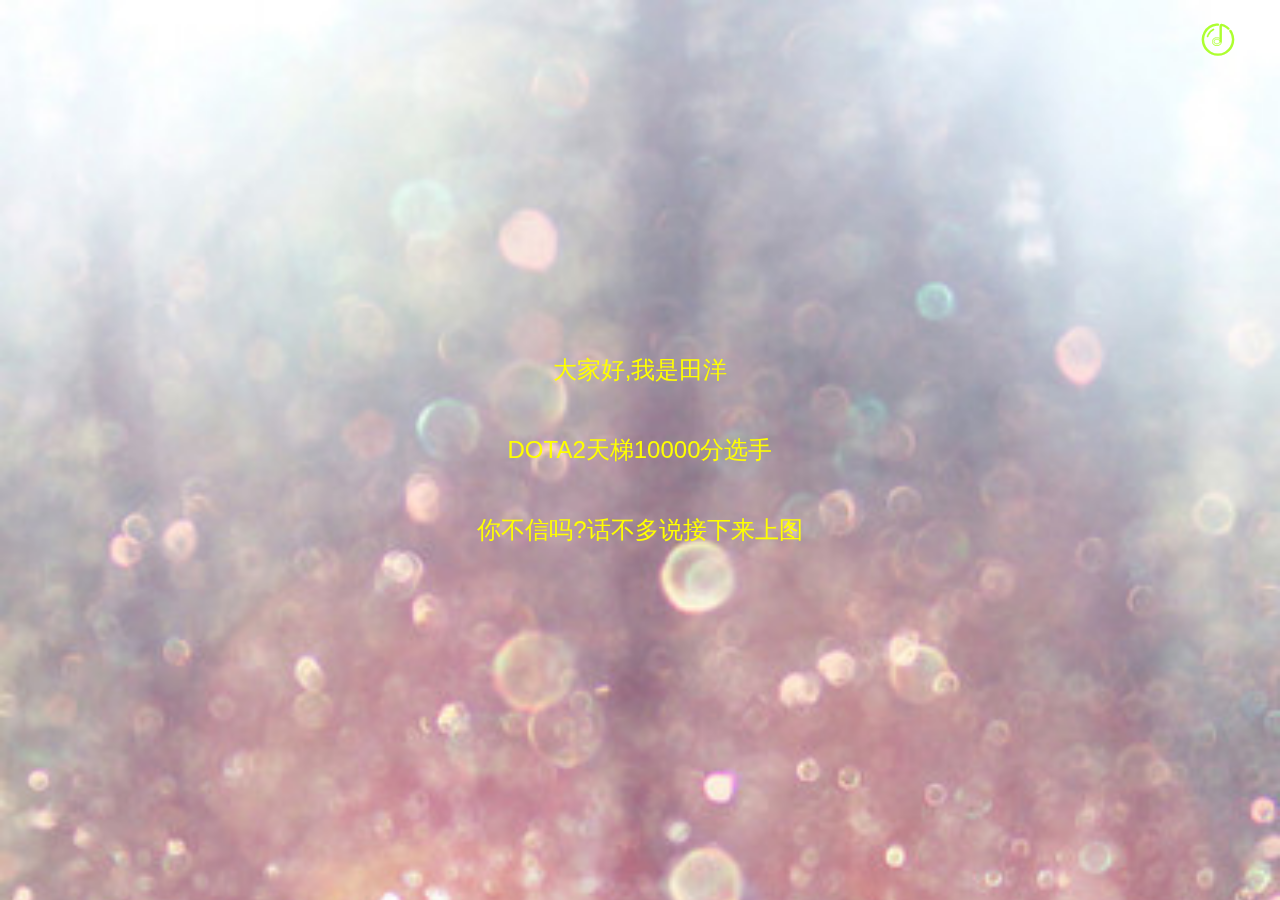
<file: index.html>
<!DOCTYPE html>
<html>
<head>
	<meta charset="utf-8">
	<meta name="viewport" content="width=device-width,initial-scale=1.0,maximum-scale=1.0,user-scalable=0">
	<meta name="format-detection" content="telephone=no" />
	<meta name="format-detection" content="email=no" />
	<meta name="apple-mobile-web-app-capable" content="yes" />
	<title></title>
	<link rel="stylesheet" type="text/css" href="css/index.css" >

</head>
<body >
    <div class="swiper-container">
  				<div id="music">
            		<span class="iconfont icon-music"></span>
            		<audio  src="resources/mp3.mp3"  preload="auto" id="media" autoplay></audio>
            	</div>
        <div class="swiper-wrapper last">
            <div class="swiper-slide me only" style="background:url(images/true3.jpg);background-size: cover;">
            	<p class="ani" swiper-animate-effect="bounceInDown" swiper-animate-duration="0.5s" swiper-animate-delay="0.3s">大家好,我是田洋</p>
            	<p class="ani" swiper-animate-effect="bounceInDown" swiper-animate-duration="1.0s" swiper-animate-delay="1.3s">DOTA2天梯10000分选手</p>
            	<p class="ani" swiper-animate-effect="bounceInUp" swiper-animate-duration="1.5s" swiper-animate-delay="1.6s">你不信吗?话不多说接下来上图</p>
            </div>
            <div class="swiper-slide Me" style="background: url(images/true2.jpg); background-size: cover;">
            	<p class="why">话不多说,先上图:<img src="images/school.jpg"></p>
            	<p class="ani" swiper-animate-effect="fadeIn" swiper-animate-duration="0.5s" swiper-animate-delay="0.3s">你没看错<br>在下正是毕业于重庆工商大学</p>
            	<p class="ani" swiper-animate-effect="fadeIn" swiper-animate-duration="0.5s" swiper-animate-delay="0.3s">在校学习技能时间:2010年-2014年</p>
            	<p class="ani" swiper-animate-effect="fadeIn" swiper-animate-duration="0.8s" swiper-animate-delay="0.6s">所学技能:前端</p>
            	<p class="ani" swiper-animate-effect="fadeInLeft" swiper-animate-duration="1.2s" swiper-animate-delay="0.8s">修行经历:VALUE、腾讯等</p>
            </div>
            <div class="swiper-slide third" style="background: url(images/true1.jpg);background-size: cover;">
            	<p>技能熟练度:</p>
            	<div>jquery:<p class="ani" swiper-animate-effect="fadeInRightBig" swiper-animate-duration="0.5s" swiper-animate-delay="0.3s"><img src="images/star.png"></p></div>
            	<div>zepto:<p class="ani" swiper-animate-effect="fadeInRightBig" swiper-animate-duration="0.8s" swiper-animate-delay="0.3s"><img src="images/star.png"></p></div>
            	<div>angular:<p class="ani" swiper-animate-effect="fadeInRightBig" swiper-animate-duration="1.1s" swiper-animate-delay="0.3s"><img src="images/star.png"></p></div>
            	<div>Javasrcipt:<p class="ani" swiper-animate-effect="fadeInRightBig" swiper-animate-duration="1.4s" swiper-animate-delay="0.3s"><img src="images/star.png"></p></div>
            	<div>mongodb,node.js:<p class="ani" swiper-animate-effect="fadeInRightBig" swiper-animate-duration="1.7s" swiper-animate-delay="0.3s"><img src="images/star.png"></p></div>
             </div>
            <div class="swiper-slide four" style="background: url(images/true.jpg);background-size: cover;">
            	<p class="ani" swiper-animate-effect="flipInX" swiper-animate-duration="1.7s" swiper-animate-delay="0.3s"><img src="images/go1.jpg"></p>
            	<p class="ani" swiper-animate-effect="flipInX" swiper-animate-duration="1.7s" swiper-animate-delay="0.8s">放血,放TMD血</p>
            	<p class="ani" swiper-animate-effect="flipInX" swiper-animate-duration="1.7s" swiper-animate-delay="0.8s"><img src="images/go2.jpg"></p>
            </div>
	        <div class="swiper-slide me to" style="background: url(images/bg7.jpg);background-size: cover;">
	            <p class="ani" swiper-animate-effect="rubberBand" swiper-animate-duration="0.5s" swiper-animate-delay="0.8s">扫描下方二维码一起玩泥吧</p>
	            <p class="ani" swiper-animate-effect="fadeInUp" swiper-animate-duration="0.5s" swiper-animate-delay="0.3s"><img src="images/wechat.jpg"></p>
	           <button id="btn">点击进入详情</button>
            </div>	
        </div>
    </div>


    <div class="detail" id="mainContent" onload="loaded()">
        	<!-- 头部 -->
        <div id="head" id="header">
			<div><span class="iconfont icon-tupian"></span></div>
			<div>
				<span></span>
				
			</div>
			<div>
				
				
				<div><span class="iconfont icon-xiangji"></span></div>
			</div>
		</div>
				<!-- 中间 -->
		<div class="center" id="wrapper1">
		</div>
		
		<div id="wrapper">
			<div id="scroller">
				<ul id="projects">
				</ul>
			</div>
		</div>
		<div id="wrapper2">
			<div id="scroller2">
				<ul id="projects2">
				</ul>
			</div>
		</div>
		<div id="wrapper3">
			<div id="scroller3">
				<ul id="projects3">
				</ul>
			</div>
		</div>

		<!-- 底部 -->
		<div id="food">
			<div id="bottom_1">
				<span id="icon_1" class="iconfont icon-jinengquanmian"></span>
				<span>技能</span>
			</div>
			<div id="bottom_1">
				<span id="icon_1" class="iconfont icon-xiangmujingli"></span>
				<span>经历</span>
			</div>
			<div id="bottom_1">
				<span id="icon_1" class="iconfont icon-xiangmu"></span>
				<span>项目</span>
			</div>
			<div id="bottom_1">
				<span id="icon_1" class="iconfont icon-wode"></span>
				<span>我</span>
			</div>
		</div>
	</div>
	

<script type="text/javascript" src="js/index.js"></script>
</body>
</html>
</file>
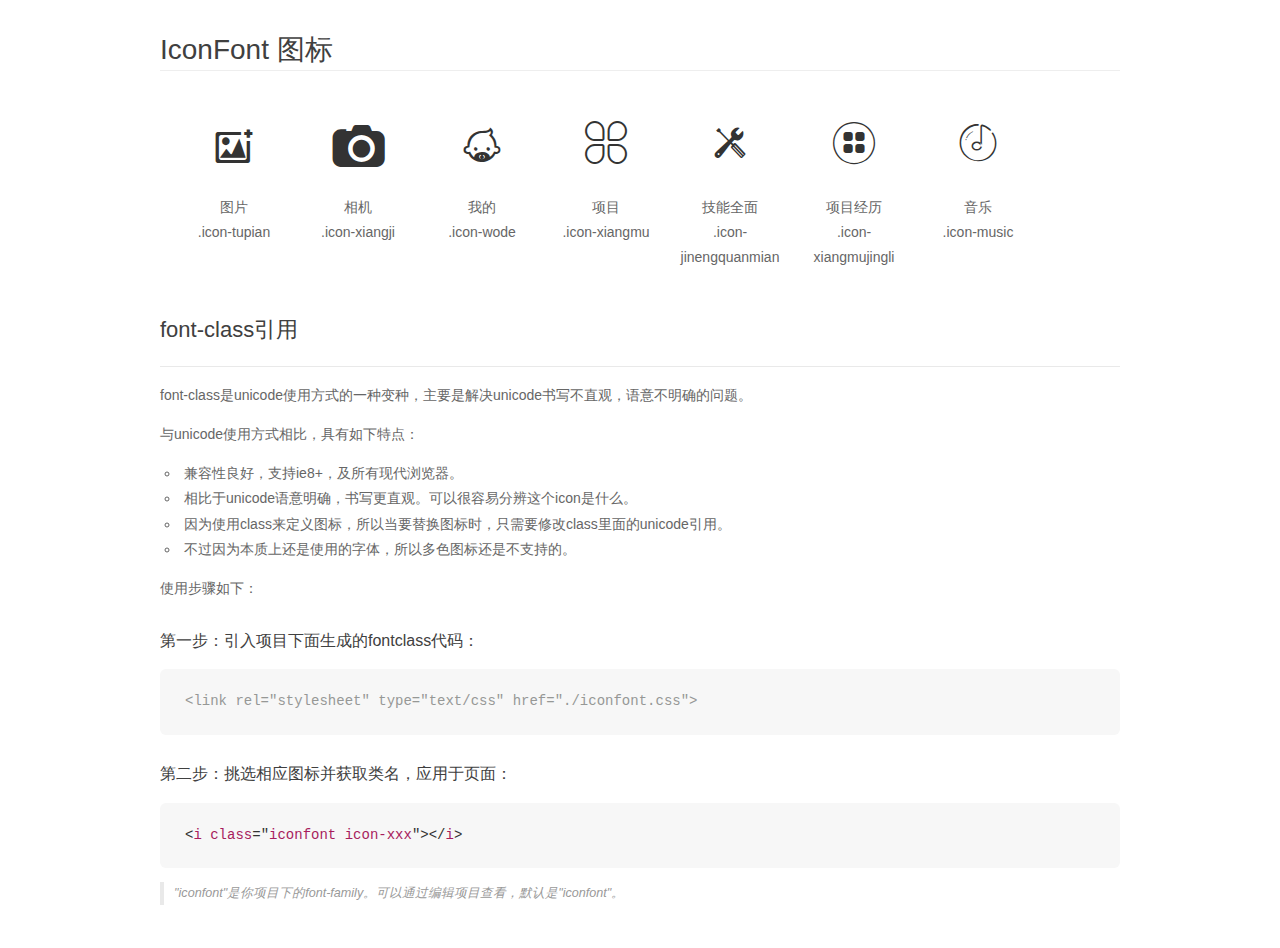
<file: font/demo_fontclass.html>
<!DOCTYPE html>
<html>
<head>
    <meta charset="utf-8"/>
    <title>IconFont</title>
    <link rel="stylesheet" href="demo.css">
    <link rel="stylesheet" href="iconfont.css">
</head>
<body>
    <div class="main markdown">
        <h1>IconFont 图标</h1>
        <ul class="icon_lists clear">
            
                <li>
                <i class="icon iconfont icon-tupian"></i>
                    <div class="name">图片 </div>
                    <div class="fontclass">.icon-tupian</div>
                </li>
            
                <li>
                <i class="icon iconfont icon-xiangji"></i>
                    <div class="name">相机</div>
                    <div class="fontclass">.icon-xiangji</div>
                </li>
            
                <li>
                <i class="icon iconfont icon-wode"></i>
                    <div class="name">我的</div>
                    <div class="fontclass">.icon-wode</div>
                </li>
            
                <li>
                <i class="icon iconfont icon-xiangmu"></i>
                    <div class="name">项目</div>
                    <div class="fontclass">.icon-xiangmu</div>
                </li>
            
                <li>
                <i class="icon iconfont icon-jinengquanmian"></i>
                    <div class="name">技能全面</div>
                    <div class="fontclass">.icon-jinengquanmian</div>
                </li>
            
                <li>
                <i class="icon iconfont icon-xiangmujingli"></i>
                    <div class="name">项目经历</div>
                    <div class="fontclass">.icon-xiangmujingli</div>
                </li>
            
                <li>
                <i class="icon iconfont icon-music"></i>
                    <div class="name">音乐</div>
                    <div class="fontclass">.icon-music</div>
                </li>
            
        </ul>

        <h2 id="font-class-">font-class引用</h2>
        <hr>

        <p>font-class是unicode使用方式的一种变种，主要是解决unicode书写不直观，语意不明确的问题。</p>
        <p>与unicode使用方式相比，具有如下特点：</p>
        <ul>
        <li>兼容性良好，支持ie8+，及所有现代浏览器。</li>
        <li>相比于unicode语意明确，书写更直观。可以很容易分辨这个icon是什么。</li>
        <li>因为使用class来定义图标，所以当要替换图标时，只需要修改class里面的unicode引用。</li>
        <li>不过因为本质上还是使用的字体，所以多色图标还是不支持的。</li>
        </ul>
        <p>使用步骤如下：</p>
        <h3 id="-fontclass-">第一步：引入项目下面生成的fontclass代码：</h3>


        <pre><code class="lang-js hljs javascript"><span class="hljs-comment">&lt;link rel="stylesheet" type="text/css" href="./iconfont.css"&gt;</span></code></pre>
        <h3 id="-">第二步：挑选相应图标并获取类名，应用于页面：</h3>
        <pre><code class="lang-css hljs">&lt;<span class="hljs-selector-tag">i</span> <span class="hljs-selector-tag">class</span>="<span class="hljs-selector-tag">iconfont</span> <span class="hljs-selector-tag">icon-xxx</span>"&gt;&lt;/<span class="hljs-selector-tag">i</span>&gt;</code></pre>
        <blockquote>
        <p>"iconfont"是你项目下的font-family。可以通过编辑项目查看，默认是"iconfont"。</p>
        </blockquote>
    </div>
</body>
</html>
</file>
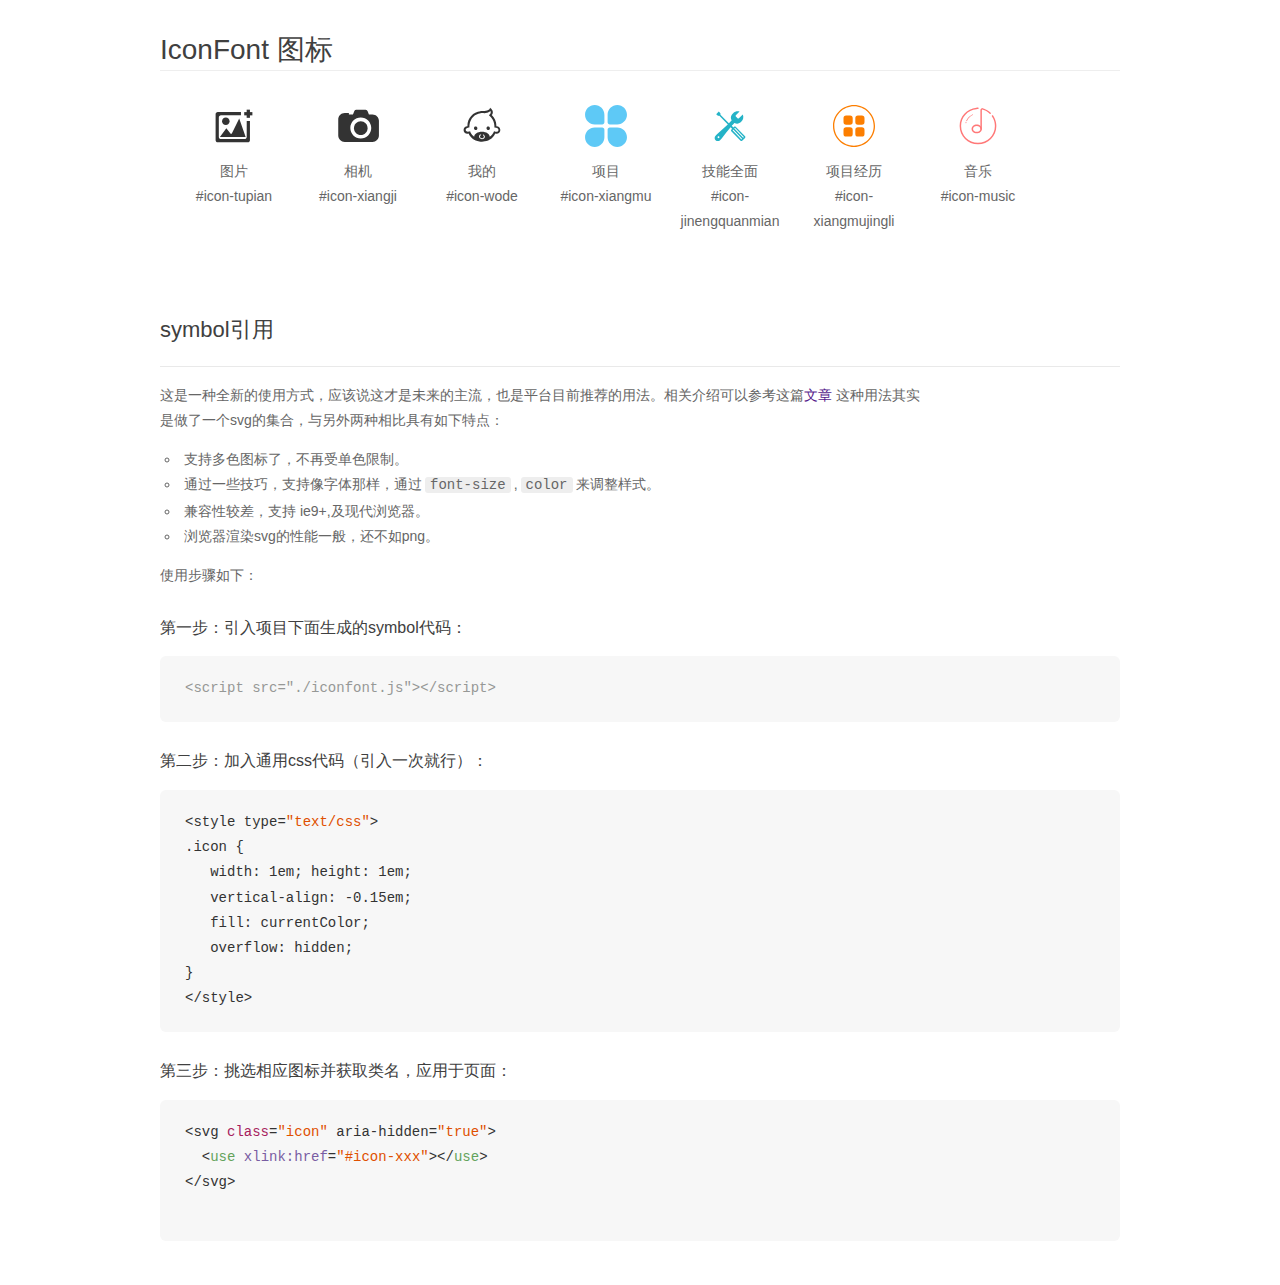
<file: font/demo_symbol.html>
<!DOCTYPE html>
<html>
<head>
    <meta charset="utf-8"/>
    <title>IconFont</title>
    <link rel="stylesheet" href="demo.css">
    <script src="iconfont.js"></script>

    <style type="text/css">
        .icon {
          /* 通过设置 font-size 来改变图标大小 */
          width: 1em; height: 1em;
          /* 图标和文字相邻时，垂直对齐 */
          vertical-align: -0.15em;
          /* 通过设置 color 来改变 SVG 的颜色/fill */
          fill: currentColor;
          /* path 和 stroke 溢出 viewBox 部分在 IE 下会显示
             normalize.css 中也包含这行 */
          overflow: hidden;
        }

    </style>
</head>
<body>
    <div class="main markdown">
        <h1>IconFont 图标</h1>
        <ul class="icon_lists clear">
            
                <li>
                    <svg class="icon" aria-hidden="true">
                        <use xlink:href="#icon-tupian"></use>
                    </svg>
                    <div class="name">图片 </div>
                    <div class="fontclass">#icon-tupian</div>
                </li>
            
                <li>
                    <svg class="icon" aria-hidden="true">
                        <use xlink:href="#icon-xiangji"></use>
                    </svg>
                    <div class="name">相机</div>
                    <div class="fontclass">#icon-xiangji</div>
                </li>
            
                <li>
                    <svg class="icon" aria-hidden="true">
                        <use xlink:href="#icon-wode"></use>
                    </svg>
                    <div class="name">我的</div>
                    <div class="fontclass">#icon-wode</div>
                </li>
            
                <li>
                    <svg class="icon" aria-hidden="true">
                        <use xlink:href="#icon-xiangmu"></use>
                    </svg>
                    <div class="name">项目</div>
                    <div class="fontclass">#icon-xiangmu</div>
                </li>
            
                <li>
                    <svg class="icon" aria-hidden="true">
                        <use xlink:href="#icon-jinengquanmian"></use>
                    </svg>
                    <div class="name">技能全面</div>
                    <div class="fontclass">#icon-jinengquanmian</div>
                </li>
            
                <li>
                    <svg class="icon" aria-hidden="true">
                        <use xlink:href="#icon-xiangmujingli"></use>
                    </svg>
                    <div class="name">项目经历</div>
                    <div class="fontclass">#icon-xiangmujingli</div>
                </li>
            
                <li>
                    <svg class="icon" aria-hidden="true">
                        <use xlink:href="#icon-music"></use>
                    </svg>
                    <div class="name">音乐</div>
                    <div class="fontclass">#icon-music</div>
                </li>
            
        </ul>


        <h2 id="symbol-">symbol引用</h2>
        <hr>

        <p>这是一种全新的使用方式，应该说这才是未来的主流，也是平台目前推荐的用法。相关介绍可以参考这篇<a href="">文章</a>
        这种用法其实是做了一个svg的集合，与另外两种相比具有如下特点：</p>
        <ul>
          <li>支持多色图标了，不再受单色限制。</li>
          <li>通过一些技巧，支持像字体那样，通过<code>font-size</code>,<code>color</code>来调整样式。</li>
          <li>兼容性较差，支持 ie9+,及现代浏览器。</li>
          <li>浏览器渲染svg的性能一般，还不如png。</li>
        </ul>
        <p>使用步骤如下：</p>
        <h3 id="-symbol-">第一步：引入项目下面生成的symbol代码：</h3>
        <pre><code class="lang-js hljs javascript"><span class="hljs-comment">&lt;script src="./iconfont.js"&gt;&lt;/script&gt;</span></code></pre>
        <h3 id="-css-">第二步：加入通用css代码（引入一次就行）：</h3>
        <pre><code class="lang-js hljs javascript">&lt;style type=<span class="hljs-string">"text/css"</span>&gt;
.icon {
   width: <span class="hljs-number">1</span>em; height: <span class="hljs-number">1</span>em;
   vertical-align: <span class="hljs-number">-0.15</span>em;
   fill: currentColor;
   overflow: hidden;
}
&lt;<span class="hljs-regexp">/style&gt;</span></code></pre>
        <h3 id="-">第三步：挑选相应图标并获取类名，应用于页面：</h3>
        <pre><code class="lang-js hljs javascript">&lt;svg <span class="hljs-class"><span class="hljs-keyword">class</span></span>=<span class="hljs-string">"icon"</span> aria-hidden=<span class="hljs-string">"true"</span>&gt;<span class="xml"><span class="hljs-tag">
  &lt;<span class="hljs-name">use</span> <span class="hljs-attr">xlink:href</span>=<span class="hljs-string">"#icon-xxx"</span>&gt;</span><span class="hljs-tag">&lt;/<span class="hljs-name">use</span>&gt;</span>
</span>&lt;<span class="hljs-regexp">/svg&gt;
        </span></code></pre>
    </div>
</body>
</html>
</file>
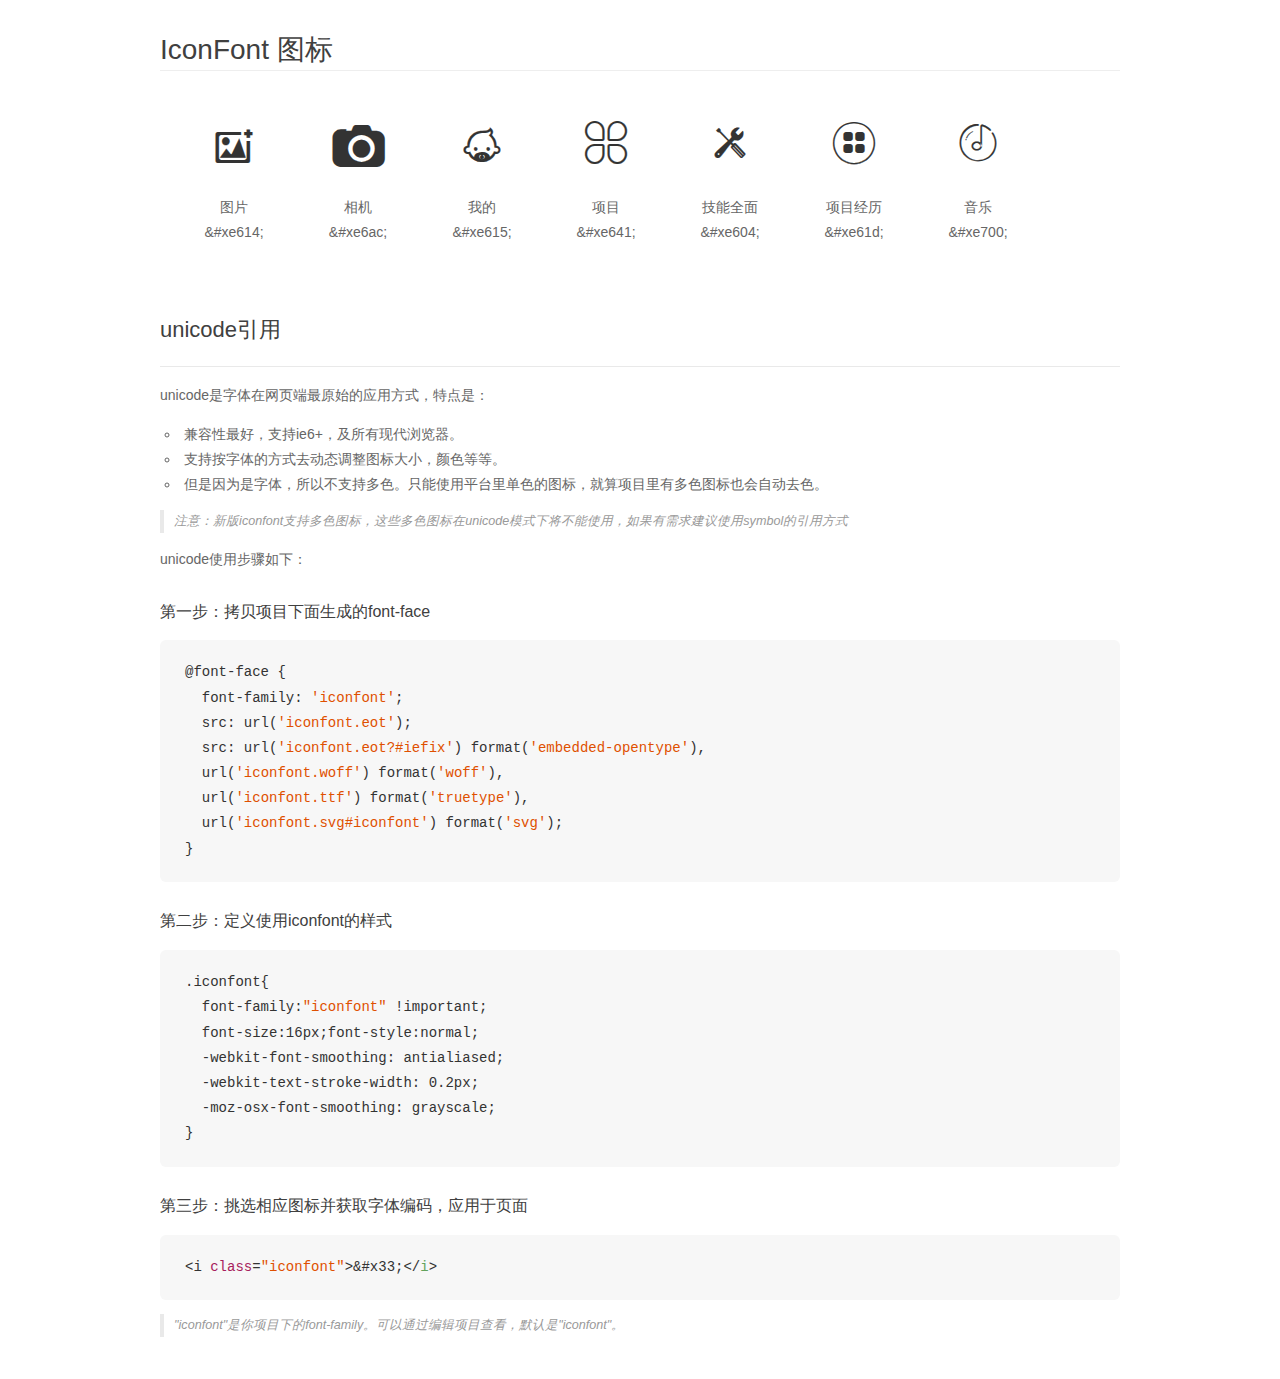
<file: font/demo_unicode.html>
<!DOCTYPE html>
<html>
<head>
    <meta charset="utf-8"/>
    <title>IconFont</title>
    <link rel="stylesheet" href="demo.css">

    <style type="text/css">

        @font-face {font-family: "iconfont";
          src: url('iconfont.eot'); /* IE9*/
          src: url('iconfont.eot#iefix') format('embedded-opentype'), /* IE6-IE8 */
          url('iconfont.woff') format('woff'), /* chrome, firefox */
          url('iconfont.ttf') format('truetype'), /* chrome, firefox, opera, Safari, Android, iOS 4.2+*/
          url('iconfont.svg#iconfont') format('svg'); /* iOS 4.1- */
        }

        .iconfont {
          font-family:"iconfont" !important;
          font-size:16px;
          font-style:normal;
          -webkit-font-smoothing: antialiased;
          -webkit-text-stroke-width: 0.2px;
          -moz-osx-font-smoothing: grayscale;
        }

    </style>
</head>
<body>
    <div class="main markdown">
        <h1>IconFont 图标</h1>
        <ul class="icon_lists clear">
            
                <li>
                <i class="icon iconfont">&#xe614;</i>
                    <div class="name">图片 </div>
                    <div class="code">&amp;#xe614;</div>
                </li>
            
                <li>
                <i class="icon iconfont">&#xe6ac;</i>
                    <div class="name">相机</div>
                    <div class="code">&amp;#xe6ac;</div>
                </li>
            
                <li>
                <i class="icon iconfont">&#xe615;</i>
                    <div class="name">我的</div>
                    <div class="code">&amp;#xe615;</div>
                </li>
            
                <li>
                <i class="icon iconfont">&#xe641;</i>
                    <div class="name">项目</div>
                    <div class="code">&amp;#xe641;</div>
                </li>
            
                <li>
                <i class="icon iconfont">&#xe604;</i>
                    <div class="name">技能全面</div>
                    <div class="code">&amp;#xe604;</div>
                </li>
            
                <li>
                <i class="icon iconfont">&#xe61d;</i>
                    <div class="name">项目经历</div>
                    <div class="code">&amp;#xe61d;</div>
                </li>
            
                <li>
                <i class="icon iconfont">&#xe700;</i>
                    <div class="name">音乐</div>
                    <div class="code">&amp;#xe700;</div>
                </li>
            
        </ul>
        <h2 id="unicode-">unicode引用</h2>
        <hr>

        <p>unicode是字体在网页端最原始的应用方式，特点是：</p>
        <ul>
        <li>兼容性最好，支持ie6+，及所有现代浏览器。</li>
        <li>支持按字体的方式去动态调整图标大小，颜色等等。</li>
        <li>但是因为是字体，所以不支持多色。只能使用平台里单色的图标，就算项目里有多色图标也会自动去色。</li>
        </ul>
        <blockquote>
        <p>注意：新版iconfont支持多色图标，这些多色图标在unicode模式下将不能使用，如果有需求建议使用symbol的引用方式</p>
        </blockquote>
        <p>unicode使用步骤如下：</p>
        <h3 id="-font-face">第一步：拷贝项目下面生成的font-face</h3>
        <pre><code class="lang-js hljs javascript">@font-face {
  font-family: <span class="hljs-string">'iconfont'</span>;
  src: url(<span class="hljs-string">'iconfont.eot'</span>);
  src: url(<span class="hljs-string">'iconfont.eot?#iefix'</span>) format(<span class="hljs-string">'embedded-opentype'</span>),
  url(<span class="hljs-string">'iconfont.woff'</span>) format(<span class="hljs-string">'woff'</span>),
  url(<span class="hljs-string">'iconfont.ttf'</span>) format(<span class="hljs-string">'truetype'</span>),
  url(<span class="hljs-string">'iconfont.svg#iconfont'</span>) format(<span class="hljs-string">'svg'</span>);
}
</code></pre>
        <h3 id="-iconfont-">第二步：定义使用iconfont的样式</h3>
        <pre><code class="lang-js hljs javascript">.iconfont{
  font-family:<span class="hljs-string">"iconfont"</span> !important;
  font-size:<span class="hljs-number">16</span>px;font-style:normal;
  -webkit-font-smoothing: antialiased;
  -webkit-text-stroke-width: <span class="hljs-number">0.2</span>px;
  -moz-osx-font-smoothing: grayscale;
}
</code></pre>
        <h3 id="-">第三步：挑选相应图标并获取字体编码，应用于页面</h3>
        <pre><code class="lang-js hljs javascript">&lt;i <span class="hljs-class"><span class="hljs-keyword">class</span></span>=<span class="hljs-string">"iconfont"</span>&gt;&amp;#x33;<span class="xml"><span class="hljs-tag">&lt;/<span class="hljs-name">i</span>&gt;</span></span></code></pre>

        <blockquote>
        <p>"iconfont"是你项目下的font-family。可以通过编辑项目查看，默认是"iconfont"。</p>
        </blockquote>
    </div>


</body>
</html>
</file>
<file: font/iconfont.css>
@font-face {font-family: "iconfont";
  src: url('font-family/iconfont.eot?t=1488194605575'); /* IE9*/
  src: url('../font/iconfont.eot?t=1488194605575#iefix') format('embedded-opentype'), /* IE6-IE8 */
   url('../font/iconfont.woff?t=1488194605575') format('woff'), /* chrome, firefox */
   url('../font/iconfont.ttf?t=1488194605575') format('truetype'),/* chrome, firefox, opera, Safari, Android, iOS 4.2+*/
   url('../font/iconfont.svg?t=1488194605575#iconfont') format('svg'); /* iOS 4.1- */
}

.iconfont {
  font-family:"iconfont" !important;
  font-size:16px;
  font-style:normal;
  -webkit-font-smoothing: antialiased;
  -moz-osx-font-smoothing: grayscale;
}

.icon-tupian:before { content: "\e614"; }

.icon-xiangji:before { content: "\e6ac"; }

.icon-wode:before { content: "\e615"; }

.icon-xiangmu:before { content: "\e641"; }

.icon-jinengquanmian:before { content: "\e604"; }

.icon-xiangmujingli:before { content: "\e61d"; }

.icon-music:before { content: "\e700"; }
</file>
<file: css/index.css>
@charset "UTF-8";
/**
 * Swiper 3.3.1
 * Most modern mobile touch slider and framework with hardware accelerated transitions
 * 
 * http://www.idangero.us/swiper/
 * 
 * Copyright 2016, Vladimir Kharlampidi
 * The iDangero.us
 * http://www.idangero.us/
 * 
 * Licensed under MIT
 * 
 * Released on: February 7, 2016
 */
.swiper-container {
  margin: 0 auto;
  position: relative;
  overflow: hidden;
  z-index: 1; }

.swiper-container-no-flexbox .swiper-slide {
  float: left; }

.swiper-container-vertical > .swiper-wrapper {
  -webkit-box-orient: vertical;
  -moz-box-orient: vertical;
  -ms-flex-direction: column;
  -webkit-flex-direction: column;
  flex-direction: column; }

.swiper-wrapper {
  position: relative;
  width: 100%;
  height: 100%;
  z-index: 1;
  display: -webkit-box;
  display: -moz-box;
  display: -ms-flexbox;
  display: -webkit-flex;
  display: flex;
  -webkit-transition-property: -webkit-transform;
  -moz-transition-property: -moz-transform;
  -o-transition-property: -o-transform;
  -ms-transition-property: -ms-transform;
  transition-property: transform;
  -webkit-box-sizing: content-box;
  -moz-box-sizing: content-box;
  box-sizing: content-box; }

.swiper-container-android .swiper-slide, .swiper-wrapper {
  -webkit-transform: translate3d(0, 0, 0);
  -moz-transform: translate3d(0, 0, 0);
  -o-transform: translate(0, 0);
  -ms-transform: translate3d(0, 0, 0);
  transform: translate3d(0, 0, 0); }

.swiper-container-multirow > .swiper-wrapper {
  -webkit-box-lines: multiple;
  -moz-box-lines: multiple;
  -ms-flex-wrap: wrap;
  -webkit-flex-wrap: wrap;
  flex-wrap: wrap; }

.swiper-container-free-mode > .swiper-wrapper {
  -webkit-transition-timing-function: ease-out;
  -moz-transition-timing-function: ease-out;
  -ms-transition-timing-function: ease-out;
  -o-transition-timing-function: ease-out;
  transition-timing-function: ease-out;
  margin: 0 auto; }

.swiper-slide {
  -webkit-flex-shrink: 0;
  -ms-flex: 0 0 auto;
  flex-shrink: 0;
  width: 100%;
  height: 100%;
  position: relative; }

.swiper-container-autoheight, .swiper-container-autoheight .swiper-slide {
  height: auto; }

.swiper-container-autoheight .swiper-wrapper {
  -webkit-box-align: start;
  -ms-flex-align: start;
  -webkit-align-items: flex-start;
  align-items: flex-start;
  -webkit-transition-property: -webkit-transform,height;
  -moz-transition-property: -moz-transform;
  -o-transition-property: -o-transform;
  -ms-transition-property: -ms-transform;
  transition-property: transform,height; }

.swiper-container .swiper-notification {
  position: absolute;
  left: 0;
  top: 0;
  pointer-events: none;
  opacity: 0;
  z-index: -1000; }

.swiper-wp8-horizontal {
  -ms-touch-action: pan-y;
  touch-action: pan-y; }

.swiper-wp8-vertical {
  -ms-touch-action: pan-x;
  touch-action: pan-x; }

.swiper-button-next, .swiper-button-prev {
  position: absolute;
  top: 50%;
  width: 27px;
  height: 44px;
  margin-top: -22px;
  z-index: 10;
  cursor: pointer;
  -moz-background-size: 27px 44px;
  -webkit-background-size: 27px 44px;
  background-size: 27px 44px;
  background-position: center;
  background-repeat: no-repeat; }

.swiper-button-next.swiper-button-disabled, .swiper-button-prev.swiper-button-disabled {
  opacity: .35;
  cursor: auto;
  pointer-events: none; }

.swiper-button-prev, .swiper-container-rtl .swiper-button-next {
  background-image: url("data:image/svg+xml;charset=utf-8,%3Csvg%20xmlns%3D'http%3A%2F%2Fwww.w3.org%2F2000%2Fsvg'%20viewBox%3D'0%200%2027%2044'%3E%3Cpath%20d%3D'M0%2C22L22%2C0l2.1%2C2.1L4.2%2C22l19.9%2C19.9L22%2C44L0%2C22L0%2C22L0%2C22z'%20fill%3D'%23007aff'%2F%3E%3C%2Fsvg%3E");
  left: 10px;
  right: auto; }

.swiper-button-prev.swiper-button-black, .swiper-container-rtl .swiper-button-next.swiper-button-black {
  background-image: url("data:image/svg+xml;charset=utf-8,%3Csvg%20xmlns%3D'http%3A%2F%2Fwww.w3.org%2F2000%2Fsvg'%20viewBox%3D'0%200%2027%2044'%3E%3Cpath%20d%3D'M0%2C22L22%2C0l2.1%2C2.1L4.2%2C22l19.9%2C19.9L22%2C44L0%2C22L0%2C22L0%2C22z'%20fill%3D'%23000000'%2F%3E%3C%2Fsvg%3E"); }

.swiper-button-prev.swiper-button-white, .swiper-container-rtl .swiper-button-next.swiper-button-white {
  background-image: url("data:image/svg+xml;charset=utf-8,%3Csvg%20xmlns%3D'http%3A%2F%2Fwww.w3.org%2F2000%2Fsvg'%20viewBox%3D'0%200%2027%2044'%3E%3Cpath%20d%3D'M0%2C22L22%2C0l2.1%2C2.1L4.2%2C22l19.9%2C19.9L22%2C44L0%2C22L0%2C22L0%2C22z'%20fill%3D'%23ffffff'%2F%3E%3C%2Fsvg%3E"); }

.swiper-button-next, .swiper-container-rtl .swiper-button-prev {
  background-image: url("data:image/svg+xml;charset=utf-8,%3Csvg%20xmlns%3D'http%3A%2F%2Fwww.w3.org%2F2000%2Fsvg'%20viewBox%3D'0%200%2027%2044'%3E%3Cpath%20d%3D'M27%2C22L27%2C22L5%2C44l-2.1-2.1L22.8%2C22L2.9%2C2.1L5%2C0L27%2C22L27%2C22z'%20fill%3D'%23007aff'%2F%3E%3C%2Fsvg%3E");
  right: 10px;
  left: auto; }

.swiper-button-next.swiper-button-black, .swiper-container-rtl .swiper-button-prev.swiper-button-black {
  background-image: url("data:image/svg+xml;charset=utf-8,%3Csvg%20xmlns%3D'http%3A%2F%2Fwww.w3.org%2F2000%2Fsvg'%20viewBox%3D'0%200%2027%2044'%3E%3Cpath%20d%3D'M27%2C22L27%2C22L5%2C44l-2.1-2.1L22.8%2C22L2.9%2C2.1L5%2C0L27%2C22L27%2C22z'%20fill%3D'%23000000'%2F%3E%3C%2Fsvg%3E"); }

.swiper-button-next.swiper-button-white, .swiper-container-rtl .swiper-button-prev.swiper-button-white {
  background-image: url("data:image/svg+xml;charset=utf-8,%3Csvg%20xmlns%3D'http%3A%2F%2Fwww.w3.org%2F2000%2Fsvg'%20viewBox%3D'0%200%2027%2044'%3E%3Cpath%20d%3D'M27%2C22L27%2C22L5%2C44l-2.1-2.1L22.8%2C22L2.9%2C2.1L5%2C0L27%2C22L27%2C22z'%20fill%3D'%23ffffff'%2F%3E%3C%2Fsvg%3E"); }

.swiper-pagination {
  position: absolute;
  text-align: center;
  -webkit-transition: .3s;
  -moz-transition: .3s;
  -o-transition: .3s;
  transition: .3s;
  -webkit-transform: translate3d(0, 0, 0);
  -ms-transform: translate3d(0, 0, 0);
  -o-transform: translate3d(0, 0, 0);
  transform: translate3d(0, 0, 0);
  z-index: 10; }

.swiper-pagination.swiper-pagination-hidden {
  opacity: 0; }

.swiper-container-horizontal > .swiper-pagination-bullets, .swiper-pagination-custom, .swiper-pagination-fraction {
  bottom: 10px;
  left: 0;
  width: 100%; }

.swiper-pagination-bullet {
  width: 8px;
  height: 8px;
  display: inline-block;
  border-radius: 100%;
  background: #000;
  opacity: .2; }

button.swiper-pagination-bullet {
  border: none;
  margin: 0;
  padding: 0;
  box-shadow: none;
  -moz-appearance: none;
  -ms-appearance: none;
  -webkit-appearance: none;
  appearance: none; }

.swiper-pagination-clickable .swiper-pagination-bullet {
  cursor: pointer; }

.swiper-pagination-white .swiper-pagination-bullet {
  background: #fff; }

.swiper-pagination-bullet-active {
  opacity: 1;
  background: #007aff; }

.swiper-pagination-white .swiper-pagination-bullet-active {
  background: #fff; }

.swiper-pagination-black .swiper-pagination-bullet-active {
  background: #000; }

.swiper-container-vertical > .swiper-pagination-bullets {
  right: 10px;
  top: 50%;
  -webkit-transform: translate3d(0, -50%, 0);
  -moz-transform: translate3d(0, -50%, 0);
  -o-transform: translate(0, -50%);
  -ms-transform: translate3d(0, -50%, 0);
  transform: translate3d(0, -50%, 0); }

.swiper-container-vertical > .swiper-pagination-bullets .swiper-pagination-bullet {
  margin: 5px 0;
  display: block; }

.swiper-container-horizontal > .swiper-pagination-bullets .swiper-pagination-bullet {
  margin: 0 5px; }

.swiper-pagination-progress {
  background: rgba(0, 0, 0, 0.25);
  position: absolute; }

.swiper-pagination-progress .swiper-pagination-progressbar {
  background: #007aff;
  position: absolute;
  left: 0;
  top: 0;
  width: 100%;
  height: 100%;
  -webkit-transform: scale(0);
  -ms-transform: scale(0);
  -o-transform: scale(0);
  transform: scale(0);
  -webkit-transform-origin: left top;
  -moz-transform-origin: left top;
  -ms-transform-origin: left top;
  -o-transform-origin: left top;
  transform-origin: left top; }

.swiper-container-rtl .swiper-pagination-progress .swiper-pagination-progressbar {
  -webkit-transform-origin: right top;
  -moz-transform-origin: right top;
  -ms-transform-origin: right top;
  -o-transform-origin: right top;
  transform-origin: right top; }

.swiper-container-horizontal > .swiper-pagination-progress {
  width: 100%;
  height: 4px;
  left: 0;
  top: 0; }

.swiper-container-vertical > .swiper-pagination-progress {
  width: 4px;
  height: 100%;
  left: 0;
  top: 0; }

.swiper-pagination-progress.swiper-pagination-white {
  background: rgba(255, 255, 255, 0.5); }

.swiper-pagination-progress.swiper-pagination-white .swiper-pagination-progressbar {
  background: #fff; }

.swiper-pagination-progress.swiper-pagination-black .swiper-pagination-progressbar {
  background: #000; }

.swiper-container-3d {
  -webkit-perspective: 1200px;
  -moz-perspective: 1200px;
  -o-perspective: 1200px;
  perspective: 1200px; }

.swiper-container-3d .swiper-cube-shadow, .swiper-container-3d .swiper-slide, .swiper-container-3d .swiper-slide-shadow-bottom, .swiper-container-3d .swiper-slide-shadow-left, .swiper-container-3d .swiper-slide-shadow-right, .swiper-container-3d .swiper-slide-shadow-top, .swiper-container-3d .swiper-wrapper {
  -webkit-transform-style: preserve-3d;
  -moz-transform-style: preserve-3d;
  -ms-transform-style: preserve-3d;
  transform-style: preserve-3d; }

.swiper-container-3d .swiper-slide-shadow-bottom, .swiper-container-3d .swiper-slide-shadow-left, .swiper-container-3d .swiper-slide-shadow-right, .swiper-container-3d .swiper-slide-shadow-top {
  position: absolute;
  left: 0;
  top: 0;
  width: 100%;
  height: 100%;
  pointer-events: none;
  z-index: 10; }

.swiper-container-3d .swiper-slide-shadow-left {
  background-image: -webkit-gradient(linear, left top, right top, from(rgba(0, 0, 0, 0.5)), to(transparent));
  background-image: -webkit-linear-gradient(right, rgba(0, 0, 0, 0.5), transparent);
  background-image: -moz-linear-gradient(right, rgba(0, 0, 0, 0.5), transparent);
  background-image: -o-linear-gradient(right, rgba(0, 0, 0, 0.5), transparent);
  background-image: linear-gradient(to left, rgba(0, 0, 0, 0.5), transparent); }

.swiper-container-3d .swiper-slide-shadow-right {
  background-image: -webkit-gradient(linear, right top, left top, from(rgba(0, 0, 0, 0.5)), to(transparent));
  background-image: -webkit-linear-gradient(left, rgba(0, 0, 0, 0.5), transparent);
  background-image: -moz-linear-gradient(left, rgba(0, 0, 0, 0.5), transparent);
  background-image: -o-linear-gradient(left, rgba(0, 0, 0, 0.5), transparent);
  background-image: linear-gradient(to right, rgba(0, 0, 0, 0.5), transparent); }

.swiper-container-3d .swiper-slide-shadow-top {
  background-image: -webkit-gradient(linear, left top, left bottom, from(rgba(0, 0, 0, 0.5)), to(transparent));
  background-image: -webkit-linear-gradient(bottom, rgba(0, 0, 0, 0.5), transparent);
  background-image: -moz-linear-gradient(bottom, rgba(0, 0, 0, 0.5), transparent);
  background-image: -o-linear-gradient(bottom, rgba(0, 0, 0, 0.5), transparent);
  background-image: linear-gradient(to top, rgba(0, 0, 0, 0.5), transparent); }

.swiper-container-3d .swiper-slide-shadow-bottom {
  background-image: -webkit-gradient(linear, left bottom, left top, from(rgba(0, 0, 0, 0.5)), to(transparent));
  background-image: -webkit-linear-gradient(top, rgba(0, 0, 0, 0.5), transparent);
  background-image: -moz-linear-gradient(top, rgba(0, 0, 0, 0.5), transparent);
  background-image: -o-linear-gradient(top, rgba(0, 0, 0, 0.5), transparent);
  background-image: linear-gradient(to bottom, rgba(0, 0, 0, 0.5), transparent); }

.swiper-container-coverflow .swiper-wrapper, .swiper-container-flip .swiper-wrapper {
  -ms-perspective: 1200px; }

.swiper-container-cube, .swiper-container-flip {
  overflow: visible; }

.swiper-container-cube .swiper-slide, .swiper-container-flip .swiper-slide {
  pointer-events: none;
  -webkit-backface-visibility: hidden;
  -moz-backface-visibility: hidden;
  -ms-backface-visibility: hidden;
  backface-visibility: hidden;
  z-index: 1; }

.swiper-container-cube .swiper-slide .swiper-slide, .swiper-container-flip .swiper-slide .swiper-slide {
  pointer-events: none; }

.swiper-container-cube .swiper-slide-active, .swiper-container-cube .swiper-slide-active .swiper-slide-active, .swiper-container-flip .swiper-slide-active, .swiper-container-flip .swiper-slide-active .swiper-slide-active {
  pointer-events: auto; }

.swiper-container-cube .swiper-slide-shadow-bottom, .swiper-container-cube .swiper-slide-shadow-left, .swiper-container-cube .swiper-slide-shadow-right, .swiper-container-cube .swiper-slide-shadow-top, .swiper-container-flip .swiper-slide-shadow-bottom, .swiper-container-flip .swiper-slide-shadow-left, .swiper-container-flip .swiper-slide-shadow-right, .swiper-container-flip .swiper-slide-shadow-top {
  z-index: 0;
  -webkit-backface-visibility: hidden;
  -moz-backface-visibility: hidden;
  -ms-backface-visibility: hidden;
  backface-visibility: hidden; }

.swiper-container-cube .swiper-slide {
  visibility: hidden;
  -webkit-transform-origin: 0 0;
  -moz-transform-origin: 0 0;
  -ms-transform-origin: 0 0;
  transform-origin: 0 0;
  width: 100%;
  height: 100%; }

.swiper-container-cube.swiper-container-rtl .swiper-slide {
  -webkit-transform-origin: 100% 0;
  -moz-transform-origin: 100% 0;
  -ms-transform-origin: 100% 0;
  transform-origin: 100% 0; }

.swiper-container-cube .swiper-slide-active, .swiper-container-cube .swiper-slide-next, .swiper-container-cube .swiper-slide-next + .swiper-slide, .swiper-container-cube .swiper-slide-prev {
  pointer-events: auto;
  visibility: visible; }

.swiper-container-cube .swiper-cube-shadow {
  position: absolute;
  left: 0;
  bottom: 0;
  width: 100%;
  height: 100%;
  background: #000;
  opacity: .6;
  -webkit-filter: blur(50px);
  filter: blur(50px);
  z-index: 0; }

.swiper-container-fade.swiper-container-free-mode .swiper-slide {
  -webkit-transition-timing-function: ease-out;
  -moz-transition-timing-function: ease-out;
  -ms-transition-timing-function: ease-out;
  -o-transition-timing-function: ease-out;
  transition-timing-function: ease-out; }

.swiper-container-fade .swiper-slide {
  pointer-events: none;
  -webkit-transition-property: opacity;
  -moz-transition-property: opacity;
  -o-transition-property: opacity;
  transition-property: opacity; }

.swiper-container-fade .swiper-slide .swiper-slide {
  pointer-events: none; }

.swiper-container-fade .swiper-slide-active, .swiper-container-fade .swiper-slide-active .swiper-slide-active {
  pointer-events: auto; }

.swiper-scrollbar {
  border-radius: 10px;
  position: relative;
  -ms-touch-action: none;
  background: rgba(0, 0, 0, 0.1); }

.swiper-container-horizontal > .swiper-scrollbar {
  position: absolute;
  left: 1%;
  bottom: 3px;
  z-index: 50;
  height: 5px;
  width: 98%; }

.swiper-container-vertical > .swiper-scrollbar {
  position: absolute;
  right: 3px;
  top: 1%;
  z-index: 50;
  width: 5px;
  height: 98%; }

.swiper-scrollbar-drag {
  height: 100%;
  width: 100%;
  position: relative;
  background: rgba(0, 0, 0, 0.5);
  border-radius: 10px;
  left: 0;
  top: 0; }

.swiper-scrollbar-cursor-drag {
  cursor: move; }

.swiper-lazy-preloader {
  width: 42px;
  height: 42px;
  position: absolute;
  left: 50%;
  top: 50%;
  margin-left: -21px;
  margin-top: -21px;
  z-index: 10;
  -webkit-transform-origin: 50%;
  -moz-transform-origin: 50%;
  transform-origin: 50%;
  -webkit-animation: swiper-preloader-spin 1s steps(12, end) infinite;
  -moz-animation: swiper-preloader-spin 1s steps(12, end) infinite;
  animation: swiper-preloader-spin 1s steps(12, end) infinite; }

.swiper-lazy-preloader:after {
  display: block;
  content: "";
  width: 100%;
  height: 100%;
  background-image: url("data:image/svg+xml;charset=utf-8,%3Csvg%20viewBox%3D'0%200%20120%20120'%20xmlns%3D'http%3A%2F%2Fwww.w3.org%2F2000%2Fsvg'%20xmlns%3Axlink%3D'http%3A%2F%2Fwww.w3.org%2F1999%2Fxlink'%3E%3Cdefs%3E%3Cline%20id%3D'l'%20x1%3D'60'%20x2%3D'60'%20y1%3D'7'%20y2%3D'27'%20stroke%3D'%236c6c6c'%20stroke-width%3D'11'%20stroke-linecap%3D'round'%2F%3E%3C%2Fdefs%3E%3Cg%3E%3Cuse%20xlink%3Ahref%3D'%23l'%20opacity%3D'.27'%2F%3E%3Cuse%20xlink%3Ahref%3D'%23l'%20opacity%3D'.27'%20transform%3D'rotate(30%2060%2C60)'%2F%3E%3Cuse%20xlink%3Ahref%3D'%23l'%20opacity%3D'.27'%20transform%3D'rotate(60%2060%2C60)'%2F%3E%3Cuse%20xlink%3Ahref%3D'%23l'%20opacity%3D'.27'%20transform%3D'rotate(90%2060%2C60)'%2F%3E%3Cuse%20xlink%3Ahref%3D'%23l'%20opacity%3D'.27'%20transform%3D'rotate(120%2060%2C60)'%2F%3E%3Cuse%20xlink%3Ahref%3D'%23l'%20opacity%3D'.27'%20transform%3D'rotate(150%2060%2C60)'%2F%3E%3Cuse%20xlink%3Ahref%3D'%23l'%20opacity%3D'.37'%20transform%3D'rotate(180%2060%2C60)'%2F%3E%3Cuse%20xlink%3Ahref%3D'%23l'%20opacity%3D'.46'%20transform%3D'rotate(210%2060%2C60)'%2F%3E%3Cuse%20xlink%3Ahref%3D'%23l'%20opacity%3D'.56'%20transform%3D'rotate(240%2060%2C60)'%2F%3E%3Cuse%20xlink%3Ahref%3D'%23l'%20opacity%3D'.66'%20transform%3D'rotate(270%2060%2C60)'%2F%3E%3Cuse%20xlink%3Ahref%3D'%23l'%20opacity%3D'.75'%20transform%3D'rotate(300%2060%2C60)'%2F%3E%3Cuse%20xlink%3Ahref%3D'%23l'%20opacity%3D'.85'%20transform%3D'rotate(330%2060%2C60)'%2F%3E%3C%2Fg%3E%3C%2Fsvg%3E");
  background-position: 50%;
  -webkit-background-size: 100%;
  background-size: 100%;
  background-repeat: no-repeat; }

.swiper-lazy-preloader-white:after {
  background-image: url("data:image/svg+xml;charset=utf-8,%3Csvg%20viewBox%3D'0%200%20120%20120'%20xmlns%3D'http%3A%2F%2Fwww.w3.org%2F2000%2Fsvg'%20xmlns%3Axlink%3D'http%3A%2F%2Fwww.w3.org%2F1999%2Fxlink'%3E%3Cdefs%3E%3Cline%20id%3D'l'%20x1%3D'60'%20x2%3D'60'%20y1%3D'7'%20y2%3D'27'%20stroke%3D'%23fff'%20stroke-width%3D'11'%20stroke-linecap%3D'round'%2F%3E%3C%2Fdefs%3E%3Cg%3E%3Cuse%20xlink%3Ahref%3D'%23l'%20opacity%3D'.27'%2F%3E%3Cuse%20xlink%3Ahref%3D'%23l'%20opacity%3D'.27'%20transform%3D'rotate(30%2060%2C60)'%2F%3E%3Cuse%20xlink%3Ahref%3D'%23l'%20opacity%3D'.27'%20transform%3D'rotate(60%2060%2C60)'%2F%3E%3Cuse%20xlink%3Ahref%3D'%23l'%20opacity%3D'.27'%20transform%3D'rotate(90%2060%2C60)'%2F%3E%3Cuse%20xlink%3Ahref%3D'%23l'%20opacity%3D'.27'%20transform%3D'rotate(120%2060%2C60)'%2F%3E%3Cuse%20xlink%3Ahref%3D'%23l'%20opacity%3D'.27'%20transform%3D'rotate(150%2060%2C60)'%2F%3E%3Cuse%20xlink%3Ahref%3D'%23l'%20opacity%3D'.37'%20transform%3D'rotate(180%2060%2C60)'%2F%3E%3Cuse%20xlink%3Ahref%3D'%23l'%20opacity%3D'.46'%20transform%3D'rotate(210%2060%2C60)'%2F%3E%3Cuse%20xlink%3Ahref%3D'%23l'%20opacity%3D'.56'%20transform%3D'rotate(240%2060%2C60)'%2F%3E%3Cuse%20xlink%3Ahref%3D'%23l'%20opacity%3D'.66'%20transform%3D'rotate(270%2060%2C60)'%2F%3E%3Cuse%20xlink%3Ahref%3D'%23l'%20opacity%3D'.75'%20transform%3D'rotate(300%2060%2C60)'%2F%3E%3Cuse%20xlink%3Ahref%3D'%23l'%20opacity%3D'.85'%20transform%3D'rotate(330%2060%2C60)'%2F%3E%3C%2Fg%3E%3C%2Fsvg%3E"); }

@-webkit-keyframes swiper-preloader-spin {
  100% {
    -webkit-transform: rotate(360deg); } }

@keyframes swiper-preloader-spin {
  100% {
    transform: rotate(360deg); } }

/*!
Animate.css - http://daneden.me/animate
Licensed under the MIT license - http://opensource.org/licenses/MIT

Copyright (c) 2015 Daniel Eden
*/
.animated {
  -webkit-animation-duration: 1s;
  animation-duration: 1s;
  -webkit-animation-fill-mode: both;
  animation-fill-mode: both; }

.animated.infinite {
  -webkit-animation-iteration-count: infinite;
  animation-iteration-count: infinite; }

.animated.hinge {
  -webkit-animation-duration: 2s;
  animation-duration: 2s; }

@-webkit-keyframes bounce {
  0%, 100%, 20%, 53%, 80% {
    -webkit-transition-timing-function: cubic-bezier(0.215, 0.61, 0.355, 1);
    transition-timing-function: cubic-bezier(0.215, 0.61, 0.355, 1);
    -webkit-transform: translate3d(0, 0, 0);
    transform: translate3d(0, 0, 0); }
  40%, 43% {
    -webkit-transition-timing-function: cubic-bezier(0.755, 0.05, 0.855, 0.06);
    transition-timing-function: cubic-bezier(0.755, 0.05, 0.855, 0.06);
    -webkit-transform: translate3d(0, -30px, 0);
    transform: translate3d(0, -30px, 0); }
  70% {
    -webkit-transition-timing-function: cubic-bezier(0.755, 0.05, 0.855, 0.06);
    transition-timing-function: cubic-bezier(0.755, 0.05, 0.855, 0.06);
    -webkit-transform: translate3d(0, -15px, 0);
    transform: translate3d(0, -15px, 0); }
  90% {
    -webkit-transform: translate3d(0, -4px, 0);
    transform: translate3d(0, -4px, 0); } }

@keyframes bounce {
  0%, 100%, 20%, 53%, 80% {
    -webkit-transition-timing-function: cubic-bezier(0.215, 0.61, 0.355, 1);
    transition-timing-function: cubic-bezier(0.215, 0.61, 0.355, 1);
    -webkit-transform: translate3d(0, 0, 0);
    -ms-transform: translate3d(0, 0, 0);
    transform: translate3d(0, 0, 0); }
  40%, 43% {
    -webkit-transition-timing-function: cubic-bezier(0.755, 0.05, 0.855, 0.06);
    transition-timing-function: cubic-bezier(0.755, 0.05, 0.855, 0.06);
    -webkit-transform: translate3d(0, -30px, 0);
    -ms-transform: translate3d(0, -30px, 0);
    transform: translate3d(0, -30px, 0); }
  70% {
    -webkit-transition-timing-function: cubic-bezier(0.755, 0.05, 0.855, 0.06);
    transition-timing-function: cubic-bezier(0.755, 0.05, 0.855, 0.06);
    -webkit-transform: translate3d(0, -15px, 0);
    -ms-transform: translate3d(0, -15px, 0);
    transform: translate3d(0, -15px, 0); }
  90% {
    -webkit-transform: translate3d(0, -4px, 0);
    -ms-transform: translate3d(0, -4px, 0);
    transform: translate3d(0, -4px, 0); } }

.bounce {
  -webkit-animation-name: bounce;
  animation-name: bounce;
  -webkit-transform-origin: center bottom;
  -ms-transform-origin: center bottom;
  transform-origin: center bottom; }

@-webkit-keyframes flash {
  0%, 100%, 50% {
    opacity: 1; }
  25%, 75% {
    opacity: 0; } }

@keyframes flash {
  0%, 100%, 50% {
    opacity: 1; }
  25%, 75% {
    opacity: 0; } }

.flash {
  -webkit-animation-name: flash;
  animation-name: flash; }

@-webkit-keyframes pulse {
  0% {
    -webkit-transform: scale3d(1, 1, 1);
    transform: scale3d(1, 1, 1); }
  50% {
    -webkit-transform: scale3d(1.05, 1.05, 1.05);
    transform: scale3d(1.05, 1.05, 1.05); }
  100% {
    -webkit-transform: scale3d(1, 1, 1);
    transform: scale3d(1, 1, 1); } }

@keyframes pulse {
  0% {
    -webkit-transform: scale3d(1, 1, 1);
    -ms-transform: scale3d(1, 1, 1);
    transform: scale3d(1, 1, 1); }
  50% {
    -webkit-transform: scale3d(1.05, 1.05, 1.05);
    -ms-transform: scale3d(1.05, 1.05, 1.05);
    transform: scale3d(1.05, 1.05, 1.05); }
  100% {
    -webkit-transform: scale3d(1, 1, 1);
    -ms-transform: scale3d(1, 1, 1);
    transform: scale3d(1, 1, 1); } }

.pulse {
  -webkit-animation-name: pulse;
  animation-name: pulse; }

@-webkit-keyframes rubberBand {
  0% {
    -webkit-transform: scale3d(1, 1, 1);
    transform: scale3d(1, 1, 1); }
  30% {
    -webkit-transform: scale3d(1.25, 0.75, 1);
    transform: scale3d(1.25, 0.75, 1); }
  40% {
    -webkit-transform: scale3d(0.75, 1.25, 1);
    transform: scale3d(0.75, 1.25, 1); }
  50% {
    -webkit-transform: scale3d(1.15, 0.85, 1);
    transform: scale3d(1.15, 0.85, 1); }
  65% {
    -webkit-transform: scale3d(0.95, 1.05, 1);
    transform: scale3d(0.95, 1.05, 1); }
  75% {
    -webkit-transform: scale3d(1.05, 0.95, 1);
    transform: scale3d(1.05, 0.95, 1); }
  100% {
    -webkit-transform: scale3d(1, 1, 1);
    transform: scale3d(1, 1, 1); } }

@keyframes rubberBand {
  0% {
    -webkit-transform: scale3d(1, 1, 1);
    -ms-transform: scale3d(1, 1, 1);
    transform: scale3d(1, 1, 1); }
  30% {
    -webkit-transform: scale3d(1.25, 0.75, 1);
    -ms-transform: scale3d(1.25, 0.75, 1);
    transform: scale3d(1.25, 0.75, 1); }
  40% {
    -webkit-transform: scale3d(0.75, 1.25, 1);
    -ms-transform: scale3d(0.75, 1.25, 1);
    transform: scale3d(0.75, 1.25, 1); }
  50% {
    -webkit-transform: scale3d(1.15, 0.85, 1);
    -ms-transform: scale3d(1.15, 0.85, 1);
    transform: scale3d(1.15, 0.85, 1); }
  65% {
    -webkit-transform: scale3d(0.95, 1.05, 1);
    -ms-transform: scale3d(0.95, 1.05, 1);
    transform: scale3d(0.95, 1.05, 1); }
  75% {
    -webkit-transform: scale3d(1.05, 0.95, 1);
    -ms-transform: scale3d(1.05, 0.95, 1);
    transform: scale3d(1.05, 0.95, 1); }
  100% {
    -webkit-transform: scale3d(1, 1, 1);
    -ms-transform: scale3d(1, 1, 1);
    transform: scale3d(1, 1, 1); } }

.rubberBand {
  -webkit-animation-name: rubberBand;
  animation-name: rubberBand; }

@-webkit-keyframes shake {
  0%, 100% {
    -webkit-transform: translate3d(0, 0, 0);
    transform: translate3d(0, 0, 0); }
  10%, 30%, 50%, 70%, 90% {
    -webkit-transform: translate3d(-10px, 0, 0);
    transform: translate3d(-10px, 0, 0); }
  20%, 40%, 60%, 80% {
    -webkit-transform: translate3d(10px, 0, 0);
    transform: translate3d(10px, 0, 0); } }

@keyframes shake {
  0%, 100% {
    -webkit-transform: translate3d(0, 0, 0);
    -ms-transform: translate3d(0, 0, 0);
    transform: translate3d(0, 0, 0); }
  10%, 30%, 50%, 70%, 90% {
    -webkit-transform: translate3d(-10px, 0, 0);
    -ms-transform: translate3d(-10px, 0, 0);
    transform: translate3d(-10px, 0, 0); }
  20%, 40%, 60%, 80% {
    -webkit-transform: translate3d(10px, 0, 0);
    -ms-transform: translate3d(10px, 0, 0);
    transform: translate3d(10px, 0, 0); } }

.shake {
  -webkit-animation-name: shake;
  animation-name: shake; }

@-webkit-keyframes swing {
  20% {
    -webkit-transform: rotate3d(0, 0, 1, 15deg);
    transform: rotate3d(0, 0, 1, 15deg); }
  40% {
    -webkit-transform: rotate3d(0, 0, 1, -10deg);
    transform: rotate3d(0, 0, 1, -10deg); }
  60% {
    -webkit-transform: rotate3d(0, 0, 1, 5deg);
    transform: rotate3d(0, 0, 1, 5deg); }
  80% {
    -webkit-transform: rotate3d(0, 0, 1, -5deg);
    transform: rotate3d(0, 0, 1, -5deg); }
  100% {
    -webkit-transform: rotate3d(0, 0, 1, 0deg);
    transform: rotate3d(0, 0, 1, 0deg); } }

@keyframes swing {
  20% {
    -webkit-transform: rotate3d(0, 0, 1, 15deg);
    -ms-transform: rotate3d(0, 0, 1, 15deg);
    transform: rotate3d(0, 0, 1, 15deg); }
  40% {
    -webkit-transform: rotate3d(0, 0, 1, -10deg);
    -ms-transform: rotate3d(0, 0, 1, -10deg);
    transform: rotate3d(0, 0, 1, -10deg); }
  60% {
    -webkit-transform: rotate3d(0, 0, 1, 5deg);
    -ms-transform: rotate3d(0, 0, 1, 5deg);
    transform: rotate3d(0, 0, 1, 5deg); }
  80% {
    -webkit-transform: rotate3d(0, 0, 1, -5deg);
    -ms-transform: rotate3d(0, 0, 1, -5deg);
    transform: rotate3d(0, 0, 1, -5deg); }
  100% {
    -webkit-transform: rotate3d(0, 0, 1, 0deg);
    -ms-transform: rotate3d(0, 0, 1, 0deg);
    transform: rotate3d(0, 0, 1, 0deg); } }

.swing {
  -webkit-transform-origin: top center;
  -ms-transform-origin: top center;
  transform-origin: top center;
  -webkit-animation-name: swing;
  animation-name: swing; }

@-webkit-keyframes tada {
  0% {
    -webkit-transform: scale3d(1, 1, 1);
    transform: scale3d(1, 1, 1); }
  10%, 20% {
    -webkit-transform: scale3d(0.9, 0.9, 0.9) rotate3d(0, 0, 1, -3deg);
    transform: scale3d(0.9, 0.9, 0.9) rotate3d(0, 0, 1, -3deg); }
  30%, 50%, 70%, 90% {
    -webkit-transform: scale3d(1.1, 1.1, 1.1) rotate3d(0, 0, 1, 3deg);
    transform: scale3d(1.1, 1.1, 1.1) rotate3d(0, 0, 1, 3deg); }
  40%, 60%, 80% {
    -webkit-transform: scale3d(1.1, 1.1, 1.1) rotate3d(0, 0, 1, -3deg);
    transform: scale3d(1.1, 1.1, 1.1) rotate3d(0, 0, 1, -3deg); }
  100% {
    -webkit-transform: scale3d(1, 1, 1);
    transform: scale3d(1, 1, 1); } }

@keyframes tada {
  0% {
    -webkit-transform: scale3d(1, 1, 1);
    -ms-transform: scale3d(1, 1, 1);
    transform: scale3d(1, 1, 1); }
  10%, 20% {
    -webkit-transform: scale3d(0.9, 0.9, 0.9) rotate3d(0, 0, 1, -3deg);
    -ms-transform: scale3d(0.9, 0.9, 0.9) rotate3d(0, 0, 1, -3deg);
    transform: scale3d(0.9, 0.9, 0.9) rotate3d(0, 0, 1, -3deg); }
  30%, 50%, 70%, 90% {
    -webkit-transform: scale3d(1.1, 1.1, 1.1) rotate3d(0, 0, 1, 3deg);
    -ms-transform: scale3d(1.1, 1.1, 1.1) rotate3d(0, 0, 1, 3deg);
    transform: scale3d(1.1, 1.1, 1.1) rotate3d(0, 0, 1, 3deg); }
  40%, 60%, 80% {
    -webkit-transform: scale3d(1.1, 1.1, 1.1) rotate3d(0, 0, 1, -3deg);
    -ms-transform: scale3d(1.1, 1.1, 1.1) rotate3d(0, 0, 1, -3deg);
    transform: scale3d(1.1, 1.1, 1.1) rotate3d(0, 0, 1, -3deg); }
  100% {
    -webkit-transform: scale3d(1, 1, 1);
    -ms-transform: scale3d(1, 1, 1);
    transform: scale3d(1, 1, 1); } }

.tada {
  -webkit-animation-name: tada;
  animation-name: tada; }

@-webkit-keyframes wobble {
  0% {
    -webkit-transform: none;
    transform: none; }
  15% {
    -webkit-transform: translate3d(-25%, 0, 0) rotate3d(0, 0, 1, -5deg);
    transform: translate3d(-25%, 0, 0) rotate3d(0, 0, 1, -5deg); }
  30% {
    -webkit-transform: translate3d(20%, 0, 0) rotate3d(0, 0, 1, 3deg);
    transform: translate3d(20%, 0, 0) rotate3d(0, 0, 1, 3deg); }
  45% {
    -webkit-transform: translate3d(-15%, 0, 0) rotate3d(0, 0, 1, -3deg);
    transform: translate3d(-15%, 0, 0) rotate3d(0, 0, 1, -3deg); }
  60% {
    -webkit-transform: translate3d(10%, 0, 0) rotate3d(0, 0, 1, 2deg);
    transform: translate3d(10%, 0, 0) rotate3d(0, 0, 1, 2deg); }
  75% {
    -webkit-transform: translate3d(-5%, 0, 0) rotate3d(0, 0, 1, -1deg);
    transform: translate3d(-5%, 0, 0) rotate3d(0, 0, 1, -1deg); }
  100% {
    -webkit-transform: none;
    transform: none; } }

@keyframes wobble {
  0% {
    -webkit-transform: none;
    -ms-transform: none;
    transform: none; }
  15% {
    -webkit-transform: translate3d(-25%, 0, 0) rotate3d(0, 0, 1, -5deg);
    -ms-transform: translate3d(-25%, 0, 0) rotate3d(0, 0, 1, -5deg);
    transform: translate3d(-25%, 0, 0) rotate3d(0, 0, 1, -5deg); }
  30% {
    -webkit-transform: translate3d(20%, 0, 0) rotate3d(0, 0, 1, 3deg);
    -ms-transform: translate3d(20%, 0, 0) rotate3d(0, 0, 1, 3deg);
    transform: translate3d(20%, 0, 0) rotate3d(0, 0, 1, 3deg); }
  45% {
    -webkit-transform: translate3d(-15%, 0, 0) rotate3d(0, 0, 1, -3deg);
    -ms-transform: translate3d(-15%, 0, 0) rotate3d(0, 0, 1, -3deg);
    transform: translate3d(-15%, 0, 0) rotate3d(0, 0, 1, -3deg); }
  60% {
    -webkit-transform: translate3d(10%, 0, 0) rotate3d(0, 0, 1, 2deg);
    -ms-transform: translate3d(10%, 0, 0) rotate3d(0, 0, 1, 2deg);
    transform: translate3d(10%, 0, 0) rotate3d(0, 0, 1, 2deg); }
  75% {
    -webkit-transform: translate3d(-5%, 0, 0) rotate3d(0, 0, 1, -1deg);
    -ms-transform: translate3d(-5%, 0, 0) rotate3d(0, 0, 1, -1deg);
    transform: translate3d(-5%, 0, 0) rotate3d(0, 0, 1, -1deg); }
  100% {
    -webkit-transform: none;
    -ms-transform: none;
    transform: none; } }

.wobble {
  -webkit-animation-name: wobble;
  animation-name: wobble; }

@-webkit-keyframes bounceIn {
  0%, 100%, 20%, 40%, 60%, 80% {
    -webkit-transition-timing-function: cubic-bezier(0.215, 0.61, 0.355, 1);
    transition-timing-function: cubic-bezier(0.215, 0.61, 0.355, 1); }
  0% {
    opacity: 0;
    -webkit-transform: scale3d(0.3, 0.3, 0.3);
    transform: scale3d(0.3, 0.3, 0.3); }
  20% {
    -webkit-transform: scale3d(1.1, 1.1, 1.1);
    transform: scale3d(1.1, 1.1, 1.1); }
  40% {
    -webkit-transform: scale3d(0.9, 0.9, 0.9);
    transform: scale3d(0.9, 0.9, 0.9); }
  60% {
    opacity: 1;
    -webkit-transform: scale3d(1.03, 1.03, 1.03);
    transform: scale3d(1.03, 1.03, 1.03); }
  80% {
    -webkit-transform: scale3d(0.97, 0.97, 0.97);
    transform: scale3d(0.97, 0.97, 0.97); }
  100% {
    opacity: 1;
    -webkit-transform: scale3d(1, 1, 1);
    transform: scale3d(1, 1, 1); } }

@keyframes bounceIn {
  0%, 100%, 20%, 40%, 60%, 80% {
    -webkit-transition-timing-function: cubic-bezier(0.215, 0.61, 0.355, 1);
    transition-timing-function: cubic-bezier(0.215, 0.61, 0.355, 1); }
  0% {
    opacity: 0;
    -webkit-transform: scale3d(0.3, 0.3, 0.3);
    -ms-transform: scale3d(0.3, 0.3, 0.3);
    transform: scale3d(0.3, 0.3, 0.3); }
  20% {
    -webkit-transform: scale3d(1.1, 1.1, 1.1);
    -ms-transform: scale3d(1.1, 1.1, 1.1);
    transform: scale3d(1.1, 1.1, 1.1); }
  40% {
    -webkit-transform: scale3d(0.9, 0.9, 0.9);
    -ms-transform: scale3d(0.9, 0.9, 0.9);
    transform: scale3d(0.9, 0.9, 0.9); }
  60% {
    opacity: 1;
    -webkit-transform: scale3d(1.03, 1.03, 1.03);
    -ms-transform: scale3d(1.03, 1.03, 1.03);
    transform: scale3d(1.03, 1.03, 1.03); }
  80% {
    -webkit-transform: scale3d(0.97, 0.97, 0.97);
    -ms-transform: scale3d(0.97, 0.97, 0.97);
    transform: scale3d(0.97, 0.97, 0.97); }
  100% {
    opacity: 1;
    -webkit-transform: scale3d(1, 1, 1);
    -ms-transform: scale3d(1, 1, 1);
    transform: scale3d(1, 1, 1); } }

.bounceIn {
  -webkit-animation-name: bounceIn;
  animation-name: bounceIn;
  -webkit-animation-duration: .75s;
  animation-duration: .75s; }

@-webkit-keyframes bounceInDown {
  0%, 100%, 60%, 75%, 90% {
    -webkit-transition-timing-function: cubic-bezier(0.215, 0.61, 0.355, 1);
    transition-timing-function: cubic-bezier(0.215, 0.61, 0.355, 1); }
  0% {
    opacity: 0;
    -webkit-transform: translate3d(0, -3000px, 0);
    transform: translate3d(0, -3000px, 0); }
  60% {
    opacity: 1;
    -webkit-transform: translate3d(0, 25px, 0);
    transform: translate3d(0, 25px, 0); }
  75% {
    -webkit-transform: translate3d(0, -10px, 0);
    transform: translate3d(0, -10px, 0); }
  90% {
    -webkit-transform: translate3d(0, 5px, 0);
    transform: translate3d(0, 5px, 0); }
  100% {
    -webkit-transform: none;
    transform: none; } }

@keyframes bounceInDown {
  0%, 100%, 60%, 75%, 90% {
    -webkit-transition-timing-function: cubic-bezier(0.215, 0.61, 0.355, 1);
    transition-timing-function: cubic-bezier(0.215, 0.61, 0.355, 1); }
  0% {
    opacity: 0;
    -webkit-transform: translate3d(0, -3000px, 0);
    -ms-transform: translate3d(0, -3000px, 0);
    transform: translate3d(0, -3000px, 0); }
  60% {
    opacity: 1;
    -webkit-transform: translate3d(0, 25px, 0);
    -ms-transform: translate3d(0, 25px, 0);
    transform: translate3d(0, 25px, 0); }
  75% {
    -webkit-transform: translate3d(0, -10px, 0);
    -ms-transform: translate3d(0, -10px, 0);
    transform: translate3d(0, -10px, 0); }
  90% {
    -webkit-transform: translate3d(0, 5px, 0);
    -ms-transform: translate3d(0, 5px, 0);
    transform: translate3d(0, 5px, 0); }
  100% {
    -webkit-transform: none;
    -ms-transform: none;
    transform: none; } }

.bounceInDown {
  -webkit-animation-name: bounceInDown;
  animation-name: bounceInDown; }

@-webkit-keyframes bounceInLeft {
  0%, 100%, 60%, 75%, 90% {
    -webkit-transition-timing-function: cubic-bezier(0.215, 0.61, 0.355, 1);
    transition-timing-function: cubic-bezier(0.215, 0.61, 0.355, 1); }
  0% {
    opacity: 0;
    -webkit-transform: translate3d(-3000px, 0, 0);
    transform: translate3d(-3000px, 0, 0); }
  60% {
    opacity: 1;
    -webkit-transform: translate3d(25px, 0, 0);
    transform: translate3d(25px, 0, 0); }
  75% {
    -webkit-transform: translate3d(-10px, 0, 0);
    transform: translate3d(-10px, 0, 0); }
  90% {
    -webkit-transform: translate3d(5px, 0, 0);
    transform: translate3d(5px, 0, 0); }
  100% {
    -webkit-transform: none;
    transform: none; } }

@keyframes bounceInLeft {
  0%, 100%, 60%, 75%, 90% {
    -webkit-transition-timing-function: cubic-bezier(0.215, 0.61, 0.355, 1);
    transition-timing-function: cubic-bezier(0.215, 0.61, 0.355, 1); }
  0% {
    opacity: 0;
    -webkit-transform: translate3d(-3000px, 0, 0);
    -ms-transform: translate3d(-3000px, 0, 0);
    transform: translate3d(-3000px, 0, 0); }
  60% {
    opacity: 1;
    -webkit-transform: translate3d(25px, 0, 0);
    -ms-transform: translate3d(25px, 0, 0);
    transform: translate3d(25px, 0, 0); }
  75% {
    -webkit-transform: translate3d(-10px, 0, 0);
    -ms-transform: translate3d(-10px, 0, 0);
    transform: translate3d(-10px, 0, 0); }
  90% {
    -webkit-transform: translate3d(5px, 0, 0);
    -ms-transform: translate3d(5px, 0, 0);
    transform: translate3d(5px, 0, 0); }
  100% {
    -webkit-transform: none;
    -ms-transform: none;
    transform: none; } }

.bounceInLeft {
  -webkit-animation-name: bounceInLeft;
  animation-name: bounceInLeft; }

@-webkit-keyframes bounceInRight {
  0%, 100%, 60%, 75%, 90% {
    -webkit-transition-timing-function: cubic-bezier(0.215, 0.61, 0.355, 1);
    transition-timing-function: cubic-bezier(0.215, 0.61, 0.355, 1); }
  0% {
    opacity: 0;
    -webkit-transform: translate3d(3000px, 0, 0);
    transform: translate3d(3000px, 0, 0); }
  60% {
    opacity: 1;
    -webkit-transform: translate3d(-25px, 0, 0);
    transform: translate3d(-25px, 0, 0); }
  75% {
    -webkit-transform: translate3d(10px, 0, 0);
    transform: translate3d(10px, 0, 0); }
  90% {
    -webkit-transform: translate3d(-5px, 0, 0);
    transform: translate3d(-5px, 0, 0); }
  100% {
    -webkit-transform: none;
    transform: none; } }

@keyframes bounceInRight {
  0%, 100%, 60%, 75%, 90% {
    -webkit-transition-timing-function: cubic-bezier(0.215, 0.61, 0.355, 1);
    transition-timing-function: cubic-bezier(0.215, 0.61, 0.355, 1); }
  0% {
    opacity: 0;
    -webkit-transform: translate3d(3000px, 0, 0);
    -ms-transform: translate3d(3000px, 0, 0);
    transform: translate3d(3000px, 0, 0); }
  60% {
    opacity: 1;
    -webkit-transform: translate3d(-25px, 0, 0);
    -ms-transform: translate3d(-25px, 0, 0);
    transform: translate3d(-25px, 0, 0); }
  75% {
    -webkit-transform: translate3d(10px, 0, 0);
    -ms-transform: translate3d(10px, 0, 0);
    transform: translate3d(10px, 0, 0); }
  90% {
    -webkit-transform: translate3d(-5px, 0, 0);
    -ms-transform: translate3d(-5px, 0, 0);
    transform: translate3d(-5px, 0, 0); }
  100% {
    -webkit-transform: none;
    -ms-transform: none;
    transform: none; } }

.bounceInRight {
  -webkit-animation-name: bounceInRight;
  animation-name: bounceInRight; }

@-webkit-keyframes bounceInUp {
  0%, 100%, 60%, 75%, 90% {
    -webkit-transition-timing-function: cubic-bezier(0.215, 0.61, 0.355, 1);
    transition-timing-function: cubic-bezier(0.215, 0.61, 0.355, 1); }
  0% {
    opacity: 0;
    -webkit-transform: translate3d(0, 3000px, 0);
    transform: translate3d(0, 3000px, 0); }
  60% {
    opacity: 1;
    -webkit-transform: translate3d(0, -20px, 0);
    transform: translate3d(0, -20px, 0); }
  75% {
    -webkit-transform: translate3d(0, 10px, 0);
    transform: translate3d(0, 10px, 0); }
  90% {
    -webkit-transform: translate3d(0, -5px, 0);
    transform: translate3d(0, -5px, 0); }
  100% {
    -webkit-transform: translate3d(0, 0, 0);
    transform: translate3d(0, 0, 0); } }

@keyframes bounceInUp {
  0%, 100%, 60%, 75%, 90% {
    -webkit-transition-timing-function: cubic-bezier(0.215, 0.61, 0.355, 1);
    transition-timing-function: cubic-bezier(0.215, 0.61, 0.355, 1); }
  0% {
    opacity: 0;
    -webkit-transform: translate3d(0, 3000px, 0);
    -ms-transform: translate3d(0, 3000px, 0);
    transform: translate3d(0, 3000px, 0); }
  60% {
    opacity: 1;
    -webkit-transform: translate3d(0, -20px, 0);
    -ms-transform: translate3d(0, -20px, 0);
    transform: translate3d(0, -20px, 0); }
  75% {
    -webkit-transform: translate3d(0, 10px, 0);
    -ms-transform: translate3d(0, 10px, 0);
    transform: translate3d(0, 10px, 0); }
  90% {
    -webkit-transform: translate3d(0, -5px, 0);
    -ms-transform: translate3d(0, -5px, 0);
    transform: translate3d(0, -5px, 0); }
  100% {
    -webkit-transform: translate3d(0, 0, 0);
    -ms-transform: translate3d(0, 0, 0);
    transform: translate3d(0, 0, 0); } }

.bounceInUp {
  -webkit-animation-name: bounceInUp;
  animation-name: bounceInUp; }

@-webkit-keyframes bounceOut {
  20% {
    -webkit-transform: scale3d(0.9, 0.9, 0.9);
    transform: scale3d(0.9, 0.9, 0.9); }
  50%, 55% {
    opacity: 1;
    -webkit-transform: scale3d(1.1, 1.1, 1.1);
    transform: scale3d(1.1, 1.1, 1.1); }
  100% {
    opacity: 0;
    -webkit-transform: scale3d(0.3, 0.3, 0.3);
    transform: scale3d(0.3, 0.3, 0.3); } }

@keyframes bounceOut {
  20% {
    -webkit-transform: scale3d(0.9, 0.9, 0.9);
    -ms-transform: scale3d(0.9, 0.9, 0.9);
    transform: scale3d(0.9, 0.9, 0.9); }
  50%, 55% {
    opacity: 1;
    -webkit-transform: scale3d(1.1, 1.1, 1.1);
    -ms-transform: scale3d(1.1, 1.1, 1.1);
    transform: scale3d(1.1, 1.1, 1.1); }
  100% {
    opacity: 0;
    -webkit-transform: scale3d(0.3, 0.3, 0.3);
    -ms-transform: scale3d(0.3, 0.3, 0.3);
    transform: scale3d(0.3, 0.3, 0.3); } }

.bounceOut {
  -webkit-animation-name: bounceOut;
  animation-name: bounceOut;
  -webkit-animation-duration: .75s;
  animation-duration: .75s; }

@-webkit-keyframes bounceOutDown {
  20% {
    -webkit-transform: translate3d(0, 10px, 0);
    transform: translate3d(0, 10px, 0); }
  40%, 45% {
    opacity: 1;
    -webkit-transform: translate3d(0, -20px, 0);
    transform: translate3d(0, -20px, 0); }
  100% {
    opacity: 0;
    -webkit-transform: translate3d(0, 2000px, 0);
    transform: translate3d(0, 2000px, 0); } }

@keyframes bounceOutDown {
  20% {
    -webkit-transform: translate3d(0, 10px, 0);
    -ms-transform: translate3d(0, 10px, 0);
    transform: translate3d(0, 10px, 0); }
  40%, 45% {
    opacity: 1;
    -webkit-transform: translate3d(0, -20px, 0);
    -ms-transform: translate3d(0, -20px, 0);
    transform: translate3d(0, -20px, 0); }
  100% {
    opacity: 0;
    -webkit-transform: translate3d(0, 2000px, 0);
    -ms-transform: translate3d(0, 2000px, 0);
    transform: translate3d(0, 2000px, 0); } }

.bounceOutDown {
  -webkit-animation-name: bounceOutDown;
  animation-name: bounceOutDown; }

@-webkit-keyframes bounceOutLeft {
  20% {
    opacity: 1;
    -webkit-transform: translate3d(20px, 0, 0);
    transform: translate3d(20px, 0, 0); }
  100% {
    opacity: 0;
    -webkit-transform: translate3d(-2000px, 0, 0);
    transform: translate3d(-2000px, 0, 0); } }

@keyframes bounceOutLeft {
  20% {
    opacity: 1;
    -webkit-transform: translate3d(20px, 0, 0);
    -ms-transform: translate3d(20px, 0, 0);
    transform: translate3d(20px, 0, 0); }
  100% {
    opacity: 0;
    -webkit-transform: translate3d(-2000px, 0, 0);
    -ms-transform: translate3d(-2000px, 0, 0);
    transform: translate3d(-2000px, 0, 0); } }

.bounceOutLeft {
  -webkit-animation-name: bounceOutLeft;
  animation-name: bounceOutLeft; }

@-webkit-keyframes bounceOutRight {
  20% {
    opacity: 1;
    -webkit-transform: translate3d(-20px, 0, 0);
    transform: translate3d(-20px, 0, 0); }
  100% {
    opacity: 0;
    -webkit-transform: translate3d(2000px, 0, 0);
    transform: translate3d(2000px, 0, 0); } }

@keyframes bounceOutRight {
  20% {
    opacity: 1;
    -webkit-transform: translate3d(-20px, 0, 0);
    -ms-transform: translate3d(-20px, 0, 0);
    transform: translate3d(-20px, 0, 0); }
  100% {
    opacity: 0;
    -webkit-transform: translate3d(2000px, 0, 0);
    -ms-transform: translate3d(2000px, 0, 0);
    transform: translate3d(2000px, 0, 0); } }

.bounceOutRight {
  -webkit-animation-name: bounceOutRight;
  animation-name: bounceOutRight; }

@-webkit-keyframes bounceOutUp {
  20% {
    -webkit-transform: translate3d(0, -10px, 0);
    transform: translate3d(0, -10px, 0); }
  40%, 45% {
    opacity: 1;
    -webkit-transform: translate3d(0, 20px, 0);
    transform: translate3d(0, 20px, 0); }
  100% {
    opacity: 0;
    -webkit-transform: translate3d(0, -2000px, 0);
    transform: translate3d(0, -2000px, 0); } }

@keyframes bounceOutUp {
  20% {
    -webkit-transform: translate3d(0, -10px, 0);
    -ms-transform: translate3d(0, -10px, 0);
    transform: translate3d(0, -10px, 0); }
  40%, 45% {
    opacity: 1;
    -webkit-transform: translate3d(0, 20px, 0);
    -ms-transform: translate3d(0, 20px, 0);
    transform: translate3d(0, 20px, 0); }
  100% {
    opacity: 0;
    -webkit-transform: translate3d(0, -2000px, 0);
    -ms-transform: translate3d(0, -2000px, 0);
    transform: translate3d(0, -2000px, 0); } }

.bounceOutUp {
  -webkit-animation-name: bounceOutUp;
  animation-name: bounceOutUp; }

@-webkit-keyframes fadeIn {
  0% {
    opacity: 0; }
  100% {
    opacity: 1; } }

@keyframes fadeIn {
  0% {
    opacity: 0; }
  100% {
    opacity: 1; } }

.fadeIn {
  -webkit-animation-name: fadeIn;
  animation-name: fadeIn; }

@-webkit-keyframes fadeInDown {
  0% {
    opacity: 0;
    -webkit-transform: translate3d(0, -100%, 0);
    transform: translate3d(0, -100%, 0); }
  100% {
    opacity: 1;
    -webkit-transform: none;
    transform: none; } }

@keyframes fadeInDown {
  0% {
    opacity: 0;
    -webkit-transform: translate3d(0, -100%, 0);
    -ms-transform: translate3d(0, -100%, 0);
    transform: translate3d(0, -100%, 0); }
  100% {
    opacity: 1;
    -webkit-transform: none;
    -ms-transform: none;
    transform: none; } }

.fadeInDown {
  -webkit-animation-name: fadeInDown;
  animation-name: fadeInDown; }

@-webkit-keyframes fadeInDownBig {
  0% {
    opacity: 0;
    -webkit-transform: translate3d(0, -2000px, 0);
    transform: translate3d(0, -2000px, 0); }
  100% {
    opacity: 1;
    -webkit-transform: none;
    transform: none; } }

@keyframes fadeInDownBig {
  0% {
    opacity: 0;
    -webkit-transform: translate3d(0, -2000px, 0);
    -ms-transform: translate3d(0, -2000px, 0);
    transform: translate3d(0, -2000px, 0); }
  100% {
    opacity: 1;
    -webkit-transform: none;
    -ms-transform: none;
    transform: none; } }

.fadeInDownBig {
  -webkit-animation-name: fadeInDownBig;
  animation-name: fadeInDownBig; }

@-webkit-keyframes fadeInLeft {
  0% {
    opacity: 0;
    -webkit-transform: translate3d(-100%, 0, 0);
    transform: translate3d(-100%, 0, 0); }
  100% {
    opacity: 1;
    -webkit-transform: none;
    transform: none; } }

@keyframes fadeInLeft {
  0% {
    opacity: 0;
    -webkit-transform: translate3d(-100%, 0, 0);
    -ms-transform: translate3d(-100%, 0, 0);
    transform: translate3d(-100%, 0, 0); }
  100% {
    opacity: 1;
    -webkit-transform: none;
    -ms-transform: none;
    transform: none; } }

.fadeInLeft {
  -webkit-animation-name: fadeInLeft;
  animation-name: fadeInLeft; }

@-webkit-keyframes fadeInLeftBig {
  0% {
    opacity: 0;
    -webkit-transform: translate3d(-2000px, 0, 0);
    transform: translate3d(-2000px, 0, 0); }
  100% {
    opacity: 1;
    -webkit-transform: none;
    transform: none; } }

@keyframes fadeInLeftBig {
  0% {
    opacity: 0;
    -webkit-transform: translate3d(-2000px, 0, 0);
    -ms-transform: translate3d(-2000px, 0, 0);
    transform: translate3d(-2000px, 0, 0); }
  100% {
    opacity: 1;
    -webkit-transform: none;
    -ms-transform: none;
    transform: none; } }

.fadeInLeftBig {
  -webkit-animation-name: fadeInLeftBig;
  animation-name: fadeInLeftBig; }

@-webkit-keyframes fadeInRight {
  0% {
    opacity: 0;
    -webkit-transform: translate3d(100%, 0, 0);
    transform: translate3d(100%, 0, 0); }
  100% {
    opacity: 1;
    -webkit-transform: none;
    transform: none; } }

@keyframes fadeInRight {
  0% {
    opacity: 0;
    -webkit-transform: translate3d(100%, 0, 0);
    -ms-transform: translate3d(100%, 0, 0);
    transform: translate3d(100%, 0, 0); }
  100% {
    opacity: 1;
    -webkit-transform: none;
    -ms-transform: none;
    transform: none; } }

.fadeInRight {
  -webkit-animation-name: fadeInRight;
  animation-name: fadeInRight; }

@-webkit-keyframes fadeInRightBig {
  0% {
    opacity: 0;
    -webkit-transform: translate3d(2000px, 0, 0);
    transform: translate3d(2000px, 0, 0); }
  100% {
    opacity: 1;
    -webkit-transform: none;
    transform: none; } }

@keyframes fadeInRightBig {
  0% {
    opacity: 0;
    -webkit-transform: translate3d(2000px, 0, 0);
    -ms-transform: translate3d(2000px, 0, 0);
    transform: translate3d(2000px, 0, 0); }
  100% {
    opacity: 1;
    -webkit-transform: none;
    -ms-transform: none;
    transform: none; } }

.fadeInRightBig {
  -webkit-animation-name: fadeInRightBig;
  animation-name: fadeInRightBig; }

@-webkit-keyframes fadeInUp {
  0% {
    opacity: 0;
    -webkit-transform: translate3d(0, 100%, 0);
    transform: translate3d(0, 100%, 0); }
  100% {
    opacity: 1;
    -webkit-transform: none;
    transform: none; } }

@keyframes fadeInUp {
  0% {
    opacity: 0;
    -webkit-transform: translate3d(0, 100%, 0);
    -ms-transform: translate3d(0, 100%, 0);
    transform: translate3d(0, 100%, 0); }
  100% {
    opacity: 1;
    -webkit-transform: none;
    -ms-transform: none;
    transform: none; } }

.fadeInUp {
  -webkit-animation-name: fadeInUp;
  animation-name: fadeInUp; }

@-webkit-keyframes fadeInUpBig {
  0% {
    opacity: 0;
    -webkit-transform: translate3d(0, 2000px, 0);
    transform: translate3d(0, 2000px, 0); }
  100% {
    opacity: 1;
    -webkit-transform: none;
    transform: none; } }

@keyframes fadeInUpBig {
  0% {
    opacity: 0;
    -webkit-transform: translate3d(0, 2000px, 0);
    -ms-transform: translate3d(0, 2000px, 0);
    transform: translate3d(0, 2000px, 0); }
  100% {
    opacity: 1;
    -webkit-transform: none;
    -ms-transform: none;
    transform: none; } }

.fadeInUpBig {
  -webkit-animation-name: fadeInUpBig;
  animation-name: fadeInUpBig; }

@-webkit-keyframes fadeOut {
  0% {
    opacity: 1; }
  100% {
    opacity: 0; } }

@keyframes fadeOut {
  0% {
    opacity: 1; }
  100% {
    opacity: 0; } }

.fadeOut {
  -webkit-animation-name: fadeOut;
  animation-name: fadeOut; }

@-webkit-keyframes fadeOutDown {
  0% {
    opacity: 1; }
  100% {
    opacity: 0;
    -webkit-transform: translate3d(0, 100%, 0);
    transform: translate3d(0, 100%, 0); } }

@keyframes fadeOutDown {
  0% {
    opacity: 1; }
  100% {
    opacity: 0;
    -webkit-transform: translate3d(0, 100%, 0);
    -ms-transform: translate3d(0, 100%, 0);
    transform: translate3d(0, 100%, 0); } }

.fadeOutDown {
  -webkit-animation-name: fadeOutDown;
  animation-name: fadeOutDown; }

@-webkit-keyframes fadeOutDownBig {
  0% {
    opacity: 1; }
  100% {
    opacity: 0;
    -webkit-transform: translate3d(0, 2000px, 0);
    transform: translate3d(0, 2000px, 0); } }

@keyframes fadeOutDownBig {
  0% {
    opacity: 1; }
  100% {
    opacity: 0;
    -webkit-transform: translate3d(0, 2000px, 0);
    -ms-transform: translate3d(0, 2000px, 0);
    transform: translate3d(0, 2000px, 0); } }

.fadeOutDownBig {
  -webkit-animation-name: fadeOutDownBig;
  animation-name: fadeOutDownBig; }

@-webkit-keyframes fadeOutLeft {
  0% {
    opacity: 1; }
  100% {
    opacity: 0;
    -webkit-transform: translate3d(-100%, 0, 0);
    transform: translate3d(-100%, 0, 0); } }

@keyframes fadeOutLeft {
  0% {
    opacity: 1; }
  100% {
    opacity: 0;
    -webkit-transform: translate3d(-100%, 0, 0);
    -ms-transform: translate3d(-100%, 0, 0);
    transform: translate3d(-100%, 0, 0); } }

.fadeOutLeft {
  -webkit-animation-name: fadeOutLeft;
  animation-name: fadeOutLeft; }

@-webkit-keyframes fadeOutLeftBig {
  0% {
    opacity: 1; }
  100% {
    opacity: 0;
    -webkit-transform: translate3d(-2000px, 0, 0);
    transform: translate3d(-2000px, 0, 0); } }

@keyframes fadeOutLeftBig {
  0% {
    opacity: 1; }
  100% {
    opacity: 0;
    -webkit-transform: translate3d(-2000px, 0, 0);
    -ms-transform: translate3d(-2000px, 0, 0);
    transform: translate3d(-2000px, 0, 0); } }

.fadeOutLeftBig {
  -webkit-animation-name: fadeOutLeftBig;
  animation-name: fadeOutLeftBig; }

@-webkit-keyframes fadeOutRight {
  0% {
    opacity: 1; }
  100% {
    opacity: 0;
    -webkit-transform: translate3d(100%, 0, 0);
    transform: translate3d(100%, 0, 0); } }

@keyframes fadeOutRight {
  0% {
    opacity: 1; }
  100% {
    opacity: 0;
    -webkit-transform: translate3d(100%, 0, 0);
    -ms-transform: translate3d(100%, 0, 0);
    transform: translate3d(100%, 0, 0); } }

.fadeOutRight {
  -webkit-animation-name: fadeOutRight;
  animation-name: fadeOutRight; }

@-webkit-keyframes fadeOutRightBig {
  0% {
    opacity: 1; }
  100% {
    opacity: 0;
    -webkit-transform: translate3d(2000px, 0, 0);
    transform: translate3d(2000px, 0, 0); } }

@keyframes fadeOutRightBig {
  0% {
    opacity: 1; }
  100% {
    opacity: 0;
    -webkit-transform: translate3d(2000px, 0, 0);
    -ms-transform: translate3d(2000px, 0, 0);
    transform: translate3d(2000px, 0, 0); } }

.fadeOutRightBig {
  -webkit-animation-name: fadeOutRightBig;
  animation-name: fadeOutRightBig; }

@-webkit-keyframes fadeOutUp {
  0% {
    opacity: 1; }
  100% {
    opacity: 0;
    -webkit-transform: translate3d(0, -100%, 0);
    transform: translate3d(0, -100%, 0); } }

@keyframes fadeOutUp {
  0% {
    opacity: 1; }
  100% {
    opacity: 0;
    -webkit-transform: translate3d(0, -100%, 0);
    -ms-transform: translate3d(0, -100%, 0);
    transform: translate3d(0, -100%, 0); } }

.fadeOutUp {
  -webkit-animation-name: fadeOutUp;
  animation-name: fadeOutUp; }

@-webkit-keyframes fadeOutUpBig {
  0% {
    opacity: 1; }
  100% {
    opacity: 0;
    -webkit-transform: translate3d(0, -2000px, 0);
    transform: translate3d(0, -2000px, 0); } }

@keyframes fadeOutUpBig {
  0% {
    opacity: 1; }
  100% {
    opacity: 0;
    -webkit-transform: translate3d(0, -2000px, 0);
    -ms-transform: translate3d(0, -2000px, 0);
    transform: translate3d(0, -2000px, 0); } }

.fadeOutUpBig {
  -webkit-animation-name: fadeOutUpBig;
  animation-name: fadeOutUpBig; }

@-webkit-keyframes flip {
  0% {
    -webkit-transform: perspective(400px) rotate3d(0, 1, 0, -360deg);
    transform: perspective(400px) rotate3d(0, 1, 0, -360deg);
    -webkit-animation-timing-function: ease-out;
    animation-timing-function: ease-out; }
  40% {
    -webkit-transform: perspective(400px) translate3d(0, 0, 150px) rotate3d(0, 1, 0, -190deg);
    transform: perspective(400px) translate3d(0, 0, 150px) rotate3d(0, 1, 0, -190deg);
    -webkit-animation-timing-function: ease-out;
    animation-timing-function: ease-out; }
  50% {
    -webkit-transform: perspective(400px) translate3d(0, 0, 150px) rotate3d(0, 1, 0, -170deg);
    transform: perspective(400px) translate3d(0, 0, 150px) rotate3d(0, 1, 0, -170deg);
    -webkit-animation-timing-function: ease-in;
    animation-timing-function: ease-in; }
  80% {
    -webkit-transform: perspective(400px) scale3d(0.95, 0.95, 0.95);
    transform: perspective(400px) scale3d(0.95, 0.95, 0.95);
    -webkit-animation-timing-function: ease-in;
    animation-timing-function: ease-in; }
  100% {
    -webkit-transform: perspective(400px);
    transform: perspective(400px);
    -webkit-animation-timing-function: ease-in;
    animation-timing-function: ease-in; } }

@keyframes flip {
  0% {
    -webkit-transform: perspective(400px) rotate3d(0, 1, 0, -360deg);
    -ms-transform: perspective(400px) rotate3d(0, 1, 0, -360deg);
    transform: perspective(400px) rotate3d(0, 1, 0, -360deg);
    -webkit-animation-timing-function: ease-out;
    animation-timing-function: ease-out; }
  40% {
    -webkit-transform: perspective(400px) translate3d(0, 0, 150px) rotate3d(0, 1, 0, -190deg);
    -ms-transform: perspective(400px) translate3d(0, 0, 150px) rotate3d(0, 1, 0, -190deg);
    transform: perspective(400px) translate3d(0, 0, 150px) rotate3d(0, 1, 0, -190deg);
    -webkit-animation-timing-function: ease-out;
    animation-timing-function: ease-out; }
  50% {
    -webkit-transform: perspective(400px) translate3d(0, 0, 150px) rotate3d(0, 1, 0, -170deg);
    -ms-transform: perspective(400px) translate3d(0, 0, 150px) rotate3d(0, 1, 0, -170deg);
    transform: perspective(400px) translate3d(0, 0, 150px) rotate3d(0, 1, 0, -170deg);
    -webkit-animation-timing-function: ease-in;
    animation-timing-function: ease-in; }
  80% {
    -webkit-transform: perspective(400px) scale3d(0.95, 0.95, 0.95);
    -ms-transform: perspective(400px) scale3d(0.95, 0.95, 0.95);
    transform: perspective(400px) scale3d(0.95, 0.95, 0.95);
    -webkit-animation-timing-function: ease-in;
    animation-timing-function: ease-in; }
  100% {
    -webkit-transform: perspective(400px);
    -ms-transform: perspective(400px);
    transform: perspective(400px);
    -webkit-animation-timing-function: ease-in;
    animation-timing-function: ease-in; } }

.animated.flip {
  -webkit-backface-visibility: visible;
  -ms-backface-visibility: visible;
  backface-visibility: visible;
  -webkit-animation-name: flip;
  animation-name: flip; }

@-webkit-keyframes flipInX {
  0% {
    -webkit-transform: perspective(400px) rotate3d(1, 0, 0, 90deg);
    transform: perspective(400px) rotate3d(1, 0, 0, 90deg);
    -webkit-transition-timing-function: ease-in;
    transition-timing-function: ease-in;
    opacity: 0; }
  40% {
    -webkit-transform: perspective(400px) rotate3d(1, 0, 0, -20deg);
    transform: perspective(400px) rotate3d(1, 0, 0, -20deg);
    -webkit-transition-timing-function: ease-in;
    transition-timing-function: ease-in; }
  60% {
    -webkit-transform: perspective(400px) rotate3d(1, 0, 0, 10deg);
    transform: perspective(400px) rotate3d(1, 0, 0, 10deg);
    opacity: 1; }
  80% {
    -webkit-transform: perspective(400px) rotate3d(1, 0, 0, -5deg);
    transform: perspective(400px) rotate3d(1, 0, 0, -5deg); }
  100% {
    -webkit-transform: perspective(400px);
    transform: perspective(400px); } }

@keyframes flipInX {
  0% {
    -webkit-transform: perspective(400px) rotate3d(1, 0, 0, 90deg);
    -ms-transform: perspective(400px) rotate3d(1, 0, 0, 90deg);
    transform: perspective(400px) rotate3d(1, 0, 0, 90deg);
    -webkit-transition-timing-function: ease-in;
    transition-timing-function: ease-in;
    opacity: 0; }
  40% {
    -webkit-transform: perspective(400px) rotate3d(1, 0, 0, -20deg);
    -ms-transform: perspective(400px) rotate3d(1, 0, 0, -20deg);
    transform: perspective(400px) rotate3d(1, 0, 0, -20deg);
    -webkit-transition-timing-function: ease-in;
    transition-timing-function: ease-in; }
  60% {
    -webkit-transform: perspective(400px) rotate3d(1, 0, 0, 10deg);
    -ms-transform: perspective(400px) rotate3d(1, 0, 0, 10deg);
    transform: perspective(400px) rotate3d(1, 0, 0, 10deg);
    opacity: 1; }
  80% {
    -webkit-transform: perspective(400px) rotate3d(1, 0, 0, -5deg);
    -ms-transform: perspective(400px) rotate3d(1, 0, 0, -5deg);
    transform: perspective(400px) rotate3d(1, 0, 0, -5deg); }
  100% {
    -webkit-transform: perspective(400px);
    -ms-transform: perspective(400px);
    transform: perspective(400px); } }

.flipInX {
  -webkit-backface-visibility: visible !important;
  -ms-backface-visibility: visible !important;
  backface-visibility: visible !important;
  -webkit-animation-name: flipInX;
  animation-name: flipInX; }

@-webkit-keyframes flipInY {
  0% {
    -webkit-transform: perspective(400px) rotate3d(0, 1, 0, 90deg);
    transform: perspective(400px) rotate3d(0, 1, 0, 90deg);
    -webkit-transition-timing-function: ease-in;
    transition-timing-function: ease-in;
    opacity: 0; }
  40% {
    -webkit-transform: perspective(400px) rotate3d(0, 1, 0, -20deg);
    transform: perspective(400px) rotate3d(0, 1, 0, -20deg);
    -webkit-transition-timing-function: ease-in;
    transition-timing-function: ease-in; }
  60% {
    -webkit-transform: perspective(400px) rotate3d(0, 1, 0, 10deg);
    transform: perspective(400px) rotate3d(0, 1, 0, 10deg);
    opacity: 1; }
  80% {
    -webkit-transform: perspective(400px) rotate3d(0, 1, 0, -5deg);
    transform: perspective(400px) rotate3d(0, 1, 0, -5deg); }
  100% {
    -webkit-transform: perspective(400px);
    transform: perspective(400px); } }

@keyframes flipInY {
  0% {
    -webkit-transform: perspective(400px) rotate3d(0, 1, 0, 90deg);
    -ms-transform: perspective(400px) rotate3d(0, 1, 0, 90deg);
    transform: perspective(400px) rotate3d(0, 1, 0, 90deg);
    -webkit-transition-timing-function: ease-in;
    transition-timing-function: ease-in;
    opacity: 0; }
  40% {
    -webkit-transform: perspective(400px) rotate3d(0, 1, 0, -20deg);
    -ms-transform: perspective(400px) rotate3d(0, 1, 0, -20deg);
    transform: perspective(400px) rotate3d(0, 1, 0, -20deg);
    -webkit-transition-timing-function: ease-in;
    transition-timing-function: ease-in; }
  60% {
    -webkit-transform: perspective(400px) rotate3d(0, 1, 0, 10deg);
    -ms-transform: perspective(400px) rotate3d(0, 1, 0, 10deg);
    transform: perspective(400px) rotate3d(0, 1, 0, 10deg);
    opacity: 1; }
  80% {
    -webkit-transform: perspective(400px) rotate3d(0, 1, 0, -5deg);
    -ms-transform: perspective(400px) rotate3d(0, 1, 0, -5deg);
    transform: perspective(400px) rotate3d(0, 1, 0, -5deg); }
  100% {
    -webkit-transform: perspective(400px);
    -ms-transform: perspective(400px);
    transform: perspective(400px); } }

.flipInY {
  -webkit-backface-visibility: visible !important;
  -ms-backface-visibility: visible !important;
  backface-visibility: visible !important;
  -webkit-animation-name: flipInY;
  animation-name: flipInY; }

@-webkit-keyframes flipOutX {
  0% {
    -webkit-transform: perspective(400px);
    transform: perspective(400px); }
  30% {
    -webkit-transform: perspective(400px) rotate3d(1, 0, 0, -20deg);
    transform: perspective(400px) rotate3d(1, 0, 0, -20deg);
    opacity: 1; }
  100% {
    -webkit-transform: perspective(400px) rotate3d(1, 0, 0, 90deg);
    transform: perspective(400px) rotate3d(1, 0, 0, 90deg);
    opacity: 0; } }

@keyframes flipOutX {
  0% {
    -webkit-transform: perspective(400px);
    -ms-transform: perspective(400px);
    transform: perspective(400px); }
  30% {
    -webkit-transform: perspective(400px) rotate3d(1, 0, 0, -20deg);
    -ms-transform: perspective(400px) rotate3d(1, 0, 0, -20deg);
    transform: perspective(400px) rotate3d(1, 0, 0, -20deg);
    opacity: 1; }
  100% {
    -webkit-transform: perspective(400px) rotate3d(1, 0, 0, 90deg);
    -ms-transform: perspective(400px) rotate3d(1, 0, 0, 90deg);
    transform: perspective(400px) rotate3d(1, 0, 0, 90deg);
    opacity: 0; } }

.flipOutX {
  -webkit-animation-name: flipOutX;
  animation-name: flipOutX;
  -webkit-animation-duration: .75s;
  animation-duration: .75s;
  -webkit-backface-visibility: visible !important;
  -ms-backface-visibility: visible !important;
  backface-visibility: visible !important; }

@-webkit-keyframes flipOutY {
  0% {
    -webkit-transform: perspective(400px);
    transform: perspective(400px); }
  30% {
    -webkit-transform: perspective(400px) rotate3d(0, 1, 0, -15deg);
    transform: perspective(400px) rotate3d(0, 1, 0, -15deg);
    opacity: 1; }
  100% {
    -webkit-transform: perspective(400px) rotate3d(0, 1, 0, 90deg);
    transform: perspective(400px) rotate3d(0, 1, 0, 90deg);
    opacity: 0; } }

@keyframes flipOutY {
  0% {
    -webkit-transform: perspective(400px);
    -ms-transform: perspective(400px);
    transform: perspective(400px); }
  30% {
    -webkit-transform: perspective(400px) rotate3d(0, 1, 0, -15deg);
    -ms-transform: perspective(400px) rotate3d(0, 1, 0, -15deg);
    transform: perspective(400px) rotate3d(0, 1, 0, -15deg);
    opacity: 1; }
  100% {
    -webkit-transform: perspective(400px) rotate3d(0, 1, 0, 90deg);
    -ms-transform: perspective(400px) rotate3d(0, 1, 0, 90deg);
    transform: perspective(400px) rotate3d(0, 1, 0, 90deg);
    opacity: 0; } }

.flipOutY {
  -webkit-backface-visibility: visible !important;
  -ms-backface-visibility: visible !important;
  backface-visibility: visible !important;
  -webkit-animation-name: flipOutY;
  animation-name: flipOutY;
  -webkit-animation-duration: .75s;
  animation-duration: .75s; }

@-webkit-keyframes lightSpeedIn {
  0% {
    -webkit-transform: translate3d(100%, 0, 0) skewX(-30deg);
    transform: translate3d(100%, 0, 0) skewX(-30deg);
    opacity: 0; }
  60% {
    -webkit-transform: skewX(20deg);
    transform: skewX(20deg);
    opacity: 1; }
  80% {
    -webkit-transform: skewX(-5deg);
    transform: skewX(-5deg);
    opacity: 1; }
  100% {
    -webkit-transform: none;
    transform: none;
    opacity: 1; } }

@keyframes lightSpeedIn {
  0% {
    -webkit-transform: translate3d(100%, 0, 0) skewX(-30deg);
    -ms-transform: translate3d(100%, 0, 0) skewX(-30deg);
    transform: translate3d(100%, 0, 0) skewX(-30deg);
    opacity: 0; }
  60% {
    -webkit-transform: skewX(20deg);
    -ms-transform: skewX(20deg);
    transform: skewX(20deg);
    opacity: 1; }
  80% {
    -webkit-transform: skewX(-5deg);
    -ms-transform: skewX(-5deg);
    transform: skewX(-5deg);
    opacity: 1; }
  100% {
    -webkit-transform: none;
    -ms-transform: none;
    transform: none;
    opacity: 1; } }

.lightSpeedIn {
  -webkit-animation-name: lightSpeedIn;
  animation-name: lightSpeedIn;
  -webkit-animation-timing-function: ease-out;
  animation-timing-function: ease-out; }

@-webkit-keyframes lightSpeedOut {
  0% {
    opacity: 1; }
  100% {
    -webkit-transform: translate3d(100%, 0, 0) skewX(30deg);
    transform: translate3d(100%, 0, 0) skewX(30deg);
    opacity: 0; } }

@keyframes lightSpeedOut {
  0% {
    opacity: 1; }
  100% {
    -webkit-transform: translate3d(100%, 0, 0) skewX(30deg);
    -ms-transform: translate3d(100%, 0, 0) skewX(30deg);
    transform: translate3d(100%, 0, 0) skewX(30deg);
    opacity: 0; } }

.lightSpeedOut {
  -webkit-animation-name: lightSpeedOut;
  animation-name: lightSpeedOut;
  -webkit-animation-timing-function: ease-in;
  animation-timing-function: ease-in; }

@-webkit-keyframes rotateIn {
  0% {
    -webkit-transform-origin: center;
    transform-origin: center;
    -webkit-transform: rotate3d(0, 0, 1, -200deg);
    transform: rotate3d(0, 0, 1, -200deg);
    opacity: 0; }
  100% {
    -webkit-transform-origin: center;
    transform-origin: center;
    -webkit-transform: none;
    transform: none;
    opacity: 1; } }

@keyframes rotateIn {
  0% {
    -webkit-transform-origin: center;
    -ms-transform-origin: center;
    transform-origin: center;
    -webkit-transform: rotate3d(0, 0, 1, -200deg);
    -ms-transform: rotate3d(0, 0, 1, -200deg);
    transform: rotate3d(0, 0, 1, -200deg);
    opacity: 0; }
  100% {
    -webkit-transform-origin: center;
    -ms-transform-origin: center;
    transform-origin: center;
    -webkit-transform: none;
    -ms-transform: none;
    transform: none;
    opacity: 1; } }

.rotateIn {
  -webkit-animation-name: rotateIn;
  animation-name: rotateIn; }

@-webkit-keyframes rotateInDownLeft {
  0% {
    -webkit-transform-origin: left bottom;
    transform-origin: left bottom;
    -webkit-transform: rotate3d(0, 0, 1, -45deg);
    transform: rotate3d(0, 0, 1, -45deg);
    opacity: 0; }
  100% {
    -webkit-transform-origin: left bottom;
    transform-origin: left bottom;
    -webkit-transform: none;
    transform: none;
    opacity: 1; } }

@keyframes rotateInDownLeft {
  0% {
    -webkit-transform-origin: left bottom;
    -ms-transform-origin: left bottom;
    transform-origin: left bottom;
    -webkit-transform: rotate3d(0, 0, 1, -45deg);
    -ms-transform: rotate3d(0, 0, 1, -45deg);
    transform: rotate3d(0, 0, 1, -45deg);
    opacity: 0; }
  100% {
    -webkit-transform-origin: left bottom;
    -ms-transform-origin: left bottom;
    transform-origin: left bottom;
    -webkit-transform: none;
    -ms-transform: none;
    transform: none;
    opacity: 1; } }

.rotateInDownLeft {
  -webkit-animation-name: rotateInDownLeft;
  animation-name: rotateInDownLeft; }

@-webkit-keyframes rotateInDownRight {
  0% {
    -webkit-transform-origin: right bottom;
    transform-origin: right bottom;
    -webkit-transform: rotate3d(0, 0, 1, 45deg);
    transform: rotate3d(0, 0, 1, 45deg);
    opacity: 0; }
  100% {
    -webkit-transform-origin: right bottom;
    transform-origin: right bottom;
    -webkit-transform: none;
    transform: none;
    opacity: 1; } }

@keyframes rotateInDownRight {
  0% {
    -webkit-transform-origin: right bottom;
    -ms-transform-origin: right bottom;
    transform-origin: right bottom;
    -webkit-transform: rotate3d(0, 0, 1, 45deg);
    -ms-transform: rotate3d(0, 0, 1, 45deg);
    transform: rotate3d(0, 0, 1, 45deg);
    opacity: 0; }
  100% {
    -webkit-transform-origin: right bottom;
    -ms-transform-origin: right bottom;
    transform-origin: right bottom;
    -webkit-transform: none;
    -ms-transform: none;
    transform: none;
    opacity: 1; } }

.rotateInDownRight {
  -webkit-animation-name: rotateInDownRight;
  animation-name: rotateInDownRight; }

@-webkit-keyframes rotateInUpLeft {
  0% {
    -webkit-transform-origin: left bottom;
    transform-origin: left bottom;
    -webkit-transform: rotate3d(0, 0, 1, 45deg);
    transform: rotate3d(0, 0, 1, 45deg);
    opacity: 0; }
  100% {
    -webkit-transform-origin: left bottom;
    transform-origin: left bottom;
    -webkit-transform: none;
    transform: none;
    opacity: 1; } }

@keyframes rotateInUpLeft {
  0% {
    -webkit-transform-origin: left bottom;
    -ms-transform-origin: left bottom;
    transform-origin: left bottom;
    -webkit-transform: rotate3d(0, 0, 1, 45deg);
    -ms-transform: rotate3d(0, 0, 1, 45deg);
    transform: rotate3d(0, 0, 1, 45deg);
    opacity: 0; }
  100% {
    -webkit-transform-origin: left bottom;
    -ms-transform-origin: left bottom;
    transform-origin: left bottom;
    -webkit-transform: none;
    -ms-transform: none;
    transform: none;
    opacity: 1; } }

.rotateInUpLeft {
  -webkit-animation-name: rotateInUpLeft;
  animation-name: rotateInUpLeft; }

@-webkit-keyframes rotateInUpRight {
  0% {
    -webkit-transform-origin: right bottom;
    transform-origin: right bottom;
    -webkit-transform: rotate3d(0, 0, 1, -90deg);
    transform: rotate3d(0, 0, 1, -90deg);
    opacity: 0; }
  100% {
    -webkit-transform-origin: right bottom;
    transform-origin: right bottom;
    -webkit-transform: none;
    transform: none;
    opacity: 1; } }

@keyframes rotateInUpRight {
  0% {
    -webkit-transform-origin: right bottom;
    -ms-transform-origin: right bottom;
    transform-origin: right bottom;
    -webkit-transform: rotate3d(0, 0, 1, -90deg);
    -ms-transform: rotate3d(0, 0, 1, -90deg);
    transform: rotate3d(0, 0, 1, -90deg);
    opacity: 0; }
  100% {
    -webkit-transform-origin: right bottom;
    -ms-transform-origin: right bottom;
    transform-origin: right bottom;
    -webkit-transform: none;
    -ms-transform: none;
    transform: none;
    opacity: 1; } }

.rotateInUpRight {
  -webkit-animation-name: rotateInUpRight;
  animation-name: rotateInUpRight; }

@-webkit-keyframes rotateOut {
  0% {
    -webkit-transform-origin: center;
    transform-origin: center;
    opacity: 1; }
  100% {
    -webkit-transform-origin: center;
    transform-origin: center;
    -webkit-transform: rotate3d(0, 0, 1, 200deg);
    transform: rotate3d(0, 0, 1, 200deg);
    opacity: 0; } }

@keyframes rotateOut {
  0% {
    -webkit-transform-origin: center;
    -ms-transform-origin: center;
    transform-origin: center;
    opacity: 1; }
  100% {
    -webkit-transform-origin: center;
    -ms-transform-origin: center;
    transform-origin: center;
    -webkit-transform: rotate3d(0, 0, 1, 200deg);
    -ms-transform: rotate3d(0, 0, 1, 200deg);
    transform: rotate3d(0, 0, 1, 200deg);
    opacity: 0; } }

.rotateOut {
  -webkit-animation-name: rotateOut;
  animation-name: rotateOut; }

@-webkit-keyframes rotateOutDownLeft {
  0% {
    -webkit-transform-origin: left bottom;
    transform-origin: left bottom;
    opacity: 1; }
  100% {
    -webkit-transform-origin: left bottom;
    transform-origin: left bottom;
    -webkit-transform: rotate3d(0, 0, 1, 45deg);
    transform: rotate3d(0, 0, 1, 45deg);
    opacity: 0; } }

@keyframes rotateOutDownLeft {
  0% {
    -webkit-transform-origin: left bottom;
    -ms-transform-origin: left bottom;
    transform-origin: left bottom;
    opacity: 1; }
  100% {
    -webkit-transform-origin: left bottom;
    -ms-transform-origin: left bottom;
    transform-origin: left bottom;
    -webkit-transform: rotate3d(0, 0, 1, 45deg);
    -ms-transform: rotate3d(0, 0, 1, 45deg);
    transform: rotate3d(0, 0, 1, 45deg);
    opacity: 0; } }

.rotateOutDownLeft {
  -webkit-animation-name: rotateOutDownLeft;
  animation-name: rotateOutDownLeft; }

@-webkit-keyframes rotateOutDownRight {
  0% {
    -webkit-transform-origin: right bottom;
    transform-origin: right bottom;
    opacity: 1; }
  100% {
    -webkit-transform-origin: right bottom;
    transform-origin: right bottom;
    -webkit-transform: rotate3d(0, 0, 1, -45deg);
    transform: rotate3d(0, 0, 1, -45deg);
    opacity: 0; } }

@keyframes rotateOutDownRight {
  0% {
    -webkit-transform-origin: right bottom;
    -ms-transform-origin: right bottom;
    transform-origin: right bottom;
    opacity: 1; }
  100% {
    -webkit-transform-origin: right bottom;
    -ms-transform-origin: right bottom;
    transform-origin: right bottom;
    -webkit-transform: rotate3d(0, 0, 1, -45deg);
    -ms-transform: rotate3d(0, 0, 1, -45deg);
    transform: rotate3d(0, 0, 1, -45deg);
    opacity: 0; } }

.rotateOutDownRight {
  -webkit-animation-name: rotateOutDownRight;
  animation-name: rotateOutDownRight; }

@-webkit-keyframes rotateOutUpLeft {
  0% {
    -webkit-transform-origin: left bottom;
    transform-origin: left bottom;
    opacity: 1; }
  100% {
    -webkit-transform-origin: left bottom;
    transform-origin: left bottom;
    -webkit-transform: rotate3d(0, 0, 1, -45deg);
    transform: rotate3d(0, 0, 1, -45deg);
    opacity: 0; } }

@keyframes rotateOutUpLeft {
  0% {
    -webkit-transform-origin: left bottom;
    -ms-transform-origin: left bottom;
    transform-origin: left bottom;
    opacity: 1; }
  100% {
    -webkit-transform-origin: left bottom;
    -ms-transform-origin: left bottom;
    transform-origin: left bottom;
    -webkit-transform: rotate3d(0, 0, 1, -45deg);
    -ms-transform: rotate3d(0, 0, 1, -45deg);
    transform: rotate3d(0, 0, 1, -45deg);
    opacity: 0; } }

.rotateOutUpLeft {
  -webkit-animation-name: rotateOutUpLeft;
  animation-name: rotateOutUpLeft; }

@-webkit-keyframes rotateOutUpRight {
  0% {
    -webkit-transform-origin: right bottom;
    transform-origin: right bottom;
    opacity: 1; }
  100% {
    -webkit-transform-origin: right bottom;
    transform-origin: right bottom;
    -webkit-transform: rotate3d(0, 0, 1, 90deg);
    transform: rotate3d(0, 0, 1, 90deg);
    opacity: 0; } }

@keyframes rotateOutUpRight {
  0% {
    -webkit-transform-origin: right bottom;
    -ms-transform-origin: right bottom;
    transform-origin: right bottom;
    opacity: 1; }
  100% {
    -webkit-transform-origin: right bottom;
    -ms-transform-origin: right bottom;
    transform-origin: right bottom;
    -webkit-transform: rotate3d(0, 0, 1, 90deg);
    -ms-transform: rotate3d(0, 0, 1, 90deg);
    transform: rotate3d(0, 0, 1, 90deg);
    opacity: 0; } }

.rotateOutUpRight {
  -webkit-animation-name: rotateOutUpRight;
  animation-name: rotateOutUpRight; }

@-webkit-keyframes hinge {
  0% {
    -webkit-transform-origin: top left;
    transform-origin: top left;
    -webkit-animation-timing-function: ease-in-out;
    animation-timing-function: ease-in-out; }
  20%, 60% {
    -webkit-transform: rotate3d(0, 0, 1, 80deg);
    transform: rotate3d(0, 0, 1, 80deg);
    -webkit-transform-origin: top left;
    transform-origin: top left;
    -webkit-animation-timing-function: ease-in-out;
    animation-timing-function: ease-in-out; }
  40%, 80% {
    -webkit-transform: rotate3d(0, 0, 1, 60deg);
    transform: rotate3d(0, 0, 1, 60deg);
    -webkit-transform-origin: top left;
    transform-origin: top left;
    -webkit-animation-timing-function: ease-in-out;
    animation-timing-function: ease-in-out;
    opacity: 1; }
  100% {
    -webkit-transform: translate3d(0, 700px, 0);
    transform: translate3d(0, 700px, 0);
    opacity: 0; } }

@keyframes hinge {
  0% {
    -webkit-transform-origin: top left;
    -ms-transform-origin: top left;
    transform-origin: top left;
    -webkit-animation-timing-function: ease-in-out;
    animation-timing-function: ease-in-out; }
  20%, 60% {
    -webkit-transform: rotate3d(0, 0, 1, 80deg);
    -ms-transform: rotate3d(0, 0, 1, 80deg);
    transform: rotate3d(0, 0, 1, 80deg);
    -webkit-transform-origin: top left;
    -ms-transform-origin: top left;
    transform-origin: top left;
    -webkit-animation-timing-function: ease-in-out;
    animation-timing-function: ease-in-out; }
  40%, 80% {
    -webkit-transform: rotate3d(0, 0, 1, 60deg);
    -ms-transform: rotate3d(0, 0, 1, 60deg);
    transform: rotate3d(0, 0, 1, 60deg);
    -webkit-transform-origin: top left;
    -ms-transform-origin: top left;
    transform-origin: top left;
    -webkit-animation-timing-function: ease-in-out;
    animation-timing-function: ease-in-out;
    opacity: 1; }
  100% {
    -webkit-transform: translate3d(0, 700px, 0);
    -ms-transform: translate3d(0, 700px, 0);
    transform: translate3d(0, 700px, 0);
    opacity: 0; } }

.hinge {
  -webkit-animation-name: hinge;
  animation-name: hinge; }

@-webkit-keyframes rollIn {
  0% {
    opacity: 0;
    -webkit-transform: translate3d(-100%, 0, 0) rotate3d(0, 0, 1, -120deg);
    transform: translate3d(-100%, 0, 0) rotate3d(0, 0, 1, -120deg); }
  100% {
    opacity: 1;
    -webkit-transform: none;
    transform: none; } }

@keyframes rollIn {
  0% {
    opacity: 0;
    -webkit-transform: translate3d(-100%, 0, 0) rotate3d(0, 0, 1, -120deg);
    -ms-transform: translate3d(-100%, 0, 0) rotate3d(0, 0, 1, -120deg);
    transform: translate3d(-100%, 0, 0) rotate3d(0, 0, 1, -120deg); }
  100% {
    opacity: 1;
    -webkit-transform: none;
    -ms-transform: none;
    transform: none; } }

.rollIn {
  -webkit-animation-name: rollIn;
  animation-name: rollIn; }

@-webkit-keyframes rollOut {
  0% {
    opacity: 1; }
  100% {
    opacity: 0;
    -webkit-transform: translate3d(100%, 0, 0) rotate3d(0, 0, 1, 120deg);
    transform: translate3d(100%, 0, 0) rotate3d(0, 0, 1, 120deg); } }

@keyframes rollOut {
  0% {
    opacity: 1; }
  100% {
    opacity: 0;
    -webkit-transform: translate3d(100%, 0, 0) rotate3d(0, 0, 1, 120deg);
    -ms-transform: translate3d(100%, 0, 0) rotate3d(0, 0, 1, 120deg);
    transform: translate3d(100%, 0, 0) rotate3d(0, 0, 1, 120deg); } }

.rollOut {
  -webkit-animation-name: rollOut;
  animation-name: rollOut; }

@-webkit-keyframes zoomIn {
  0% {
    opacity: 0;
    -webkit-transform: scale3d(0.3, 0.3, 0.3);
    transform: scale3d(0.3, 0.3, 0.3); }
  50% {
    opacity: 1; } }

@keyframes zoomIn {
  0% {
    opacity: 0;
    -webkit-transform: scale3d(0.3, 0.3, 0.3);
    -ms-transform: scale3d(0.3, 0.3, 0.3);
    transform: scale3d(0.3, 0.3, 0.3); }
  50% {
    opacity: 1; } }

.zoomIn {
  -webkit-animation-name: zoomIn;
  animation-name: zoomIn; }

@-webkit-keyframes zoomInDown {
  0% {
    opacity: 0;
    -webkit-transform: scale3d(0.1, 0.1, 0.1) translate3d(0, -1000px, 0);
    transform: scale3d(0.1, 0.1, 0.1) translate3d(0, -1000px, 0);
    -webkit-animation-timing-function: cubic-bezier(0.55, 0.055, 0.675, 0.19);
    animation-timing-function: cubic-bezier(0.55, 0.055, 0.675, 0.19); }
  60% {
    opacity: 1;
    -webkit-transform: scale3d(0.475, 0.475, 0.475) translate3d(0, 60px, 0);
    transform: scale3d(0.475, 0.475, 0.475) translate3d(0, 60px, 0);
    -webkit-animation-timing-function: cubic-bezier(0.175, 0.885, 0.32, 1);
    animation-timing-function: cubic-bezier(0.175, 0.885, 0.32, 1); } }

@keyframes zoomInDown {
  0% {
    opacity: 0;
    -webkit-transform: scale3d(0.1, 0.1, 0.1) translate3d(0, -1000px, 0);
    -ms-transform: scale3d(0.1, 0.1, 0.1) translate3d(0, -1000px, 0);
    transform: scale3d(0.1, 0.1, 0.1) translate3d(0, -1000px, 0);
    -webkit-animation-timing-function: cubic-bezier(0.55, 0.055, 0.675, 0.19);
    animation-timing-function: cubic-bezier(0.55, 0.055, 0.675, 0.19); }
  60% {
    opacity: 1;
    -webkit-transform: scale3d(0.475, 0.475, 0.475) translate3d(0, 60px, 0);
    -ms-transform: scale3d(0.475, 0.475, 0.475) translate3d(0, 60px, 0);
    transform: scale3d(0.475, 0.475, 0.475) translate3d(0, 60px, 0);
    -webkit-animation-timing-function: cubic-bezier(0.175, 0.885, 0.32, 1);
    animation-timing-function: cubic-bezier(0.175, 0.885, 0.32, 1); } }

.zoomInDown {
  -webkit-animation-name: zoomInDown;
  animation-name: zoomInDown; }

@-webkit-keyframes zoomInLeft {
  0% {
    opacity: 0;
    -webkit-transform: scale3d(0.1, 0.1, 0.1) translate3d(-1000px, 0, 0);
    transform: scale3d(0.1, 0.1, 0.1) translate3d(-1000px, 0, 0);
    -webkit-animation-timing-function: cubic-bezier(0.55, 0.055, 0.675, 0.19);
    animation-timing-function: cubic-bezier(0.55, 0.055, 0.675, 0.19); }
  60% {
    opacity: 1;
    -webkit-transform: scale3d(0.475, 0.475, 0.475) translate3d(10px, 0, 0);
    transform: scale3d(0.475, 0.475, 0.475) translate3d(10px, 0, 0);
    -webkit-animation-timing-function: cubic-bezier(0.175, 0.885, 0.32, 1);
    animation-timing-function: cubic-bezier(0.175, 0.885, 0.32, 1); } }

@keyframes zoomInLeft {
  0% {
    opacity: 0;
    -webkit-transform: scale3d(0.1, 0.1, 0.1) translate3d(-1000px, 0, 0);
    -ms-transform: scale3d(0.1, 0.1, 0.1) translate3d(-1000px, 0, 0);
    transform: scale3d(0.1, 0.1, 0.1) translate3d(-1000px, 0, 0);
    -webkit-animation-timing-function: cubic-bezier(0.55, 0.055, 0.675, 0.19);
    animation-timing-function: cubic-bezier(0.55, 0.055, 0.675, 0.19); }
  60% {
    opacity: 1;
    -webkit-transform: scale3d(0.475, 0.475, 0.475) translate3d(10px, 0, 0);
    -ms-transform: scale3d(0.475, 0.475, 0.475) translate3d(10px, 0, 0);
    transform: scale3d(0.475, 0.475, 0.475) translate3d(10px, 0, 0);
    -webkit-animation-timing-function: cubic-bezier(0.175, 0.885, 0.32, 1);
    animation-timing-function: cubic-bezier(0.175, 0.885, 0.32, 1); } }

.zoomInLeft {
  -webkit-animation-name: zoomInLeft;
  animation-name: zoomInLeft; }

@-webkit-keyframes zoomInRight {
  0% {
    opacity: 0;
    -webkit-transform: scale3d(0.1, 0.1, 0.1) translate3d(1000px, 0, 0);
    transform: scale3d(0.1, 0.1, 0.1) translate3d(1000px, 0, 0);
    -webkit-animation-timing-function: cubic-bezier(0.55, 0.055, 0.675, 0.19);
    animation-timing-function: cubic-bezier(0.55, 0.055, 0.675, 0.19); }
  60% {
    opacity: 1;
    -webkit-transform: scale3d(0.475, 0.475, 0.475) translate3d(-10px, 0, 0);
    transform: scale3d(0.475, 0.475, 0.475) translate3d(-10px, 0, 0);
    -webkit-animation-timing-function: cubic-bezier(0.175, 0.885, 0.32, 1);
    animation-timing-function: cubic-bezier(0.175, 0.885, 0.32, 1); } }

@keyframes zoomInRight {
  0% {
    opacity: 0;
    -webkit-transform: scale3d(0.1, 0.1, 0.1) translate3d(1000px, 0, 0);
    -ms-transform: scale3d(0.1, 0.1, 0.1) translate3d(1000px, 0, 0);
    transform: scale3d(0.1, 0.1, 0.1) translate3d(1000px, 0, 0);
    -webkit-animation-timing-function: cubic-bezier(0.55, 0.055, 0.675, 0.19);
    animation-timing-function: cubic-bezier(0.55, 0.055, 0.675, 0.19); }
  60% {
    opacity: 1;
    -webkit-transform: scale3d(0.475, 0.475, 0.475) translate3d(-10px, 0, 0);
    -ms-transform: scale3d(0.475, 0.475, 0.475) translate3d(-10px, 0, 0);
    transform: scale3d(0.475, 0.475, 0.475) translate3d(-10px, 0, 0);
    -webkit-animation-timing-function: cubic-bezier(0.175, 0.885, 0.32, 1);
    animation-timing-function: cubic-bezier(0.175, 0.885, 0.32, 1); } }

.zoomInRight {
  -webkit-animation-name: zoomInRight;
  animation-name: zoomInRight; }

@-webkit-keyframes zoomInUp {
  0% {
    opacity: 0;
    -webkit-transform: scale3d(0.1, 0.1, 0.1) translate3d(0, 1000px, 0);
    transform: scale3d(0.1, 0.1, 0.1) translate3d(0, 1000px, 0);
    -webkit-animation-timing-function: cubic-bezier(0.55, 0.055, 0.675, 0.19);
    animation-timing-function: cubic-bezier(0.55, 0.055, 0.675, 0.19); }
  60% {
    opacity: 1;
    -webkit-transform: scale3d(0.475, 0.475, 0.475) translate3d(0, -60px, 0);
    transform: scale3d(0.475, 0.475, 0.475) translate3d(0, -60px, 0);
    -webkit-animation-timing-function: cubic-bezier(0.175, 0.885, 0.32, 1);
    animation-timing-function: cubic-bezier(0.175, 0.885, 0.32, 1); } }

@keyframes zoomInUp {
  0% {
    opacity: 0;
    -webkit-transform: scale3d(0.1, 0.1, 0.1) translate3d(0, 1000px, 0);
    -ms-transform: scale3d(0.1, 0.1, 0.1) translate3d(0, 1000px, 0);
    transform: scale3d(0.1, 0.1, 0.1) translate3d(0, 1000px, 0);
    -webkit-animation-timing-function: cubic-bezier(0.55, 0.055, 0.675, 0.19);
    animation-timing-function: cubic-bezier(0.55, 0.055, 0.675, 0.19); }
  60% {
    opacity: 1;
    -webkit-transform: scale3d(0.475, 0.475, 0.475) translate3d(0, -60px, 0);
    -ms-transform: scale3d(0.475, 0.475, 0.475) translate3d(0, -60px, 0);
    transform: scale3d(0.475, 0.475, 0.475) translate3d(0, -60px, 0);
    -webkit-animation-timing-function: cubic-bezier(0.175, 0.885, 0.32, 1);
    animation-timing-function: cubic-bezier(0.175, 0.885, 0.32, 1); } }

.zoomInUp {
  -webkit-animation-name: zoomInUp;
  animation-name: zoomInUp; }

@-webkit-keyframes zoomOut {
  0% {
    opacity: 1; }
  50% {
    opacity: 0;
    -webkit-transform: scale3d(0.3, 0.3, 0.3);
    transform: scale3d(0.3, 0.3, 0.3); }
  100% {
    opacity: 0; } }

@keyframes zoomOut {
  0% {
    opacity: 1; }
  50% {
    opacity: 0;
    -webkit-transform: scale3d(0.3, 0.3, 0.3);
    -ms-transform: scale3d(0.3, 0.3, 0.3);
    transform: scale3d(0.3, 0.3, 0.3); }
  100% {
    opacity: 0; } }

.zoomOut {
  -webkit-animation-name: zoomOut;
  animation-name: zoomOut; }

@-webkit-keyframes zoomOutDown {
  40% {
    opacity: 1;
    -webkit-transform: scale3d(0.475, 0.475, 0.475) translate3d(0, -60px, 0);
    transform: scale3d(0.475, 0.475, 0.475) translate3d(0, -60px, 0);
    -webkit-animation-timing-function: cubic-bezier(0.55, 0.055, 0.675, 0.19);
    animation-timing-function: cubic-bezier(0.55, 0.055, 0.675, 0.19); }
  100% {
    opacity: 0;
    -webkit-transform: scale3d(0.1, 0.1, 0.1) translate3d(0, 2000px, 0);
    transform: scale3d(0.1, 0.1, 0.1) translate3d(0, 2000px, 0);
    -webkit-transform-origin: center bottom;
    transform-origin: center bottom;
    -webkit-animation-timing-function: cubic-bezier(0.175, 0.885, 0.32, 1);
    animation-timing-function: cubic-bezier(0.175, 0.885, 0.32, 1); } }

@keyframes zoomOutDown {
  40% {
    opacity: 1;
    -webkit-transform: scale3d(0.475, 0.475, 0.475) translate3d(0, -60px, 0);
    -ms-transform: scale3d(0.475, 0.475, 0.475) translate3d(0, -60px, 0);
    transform: scale3d(0.475, 0.475, 0.475) translate3d(0, -60px, 0);
    -webkit-animation-timing-function: cubic-bezier(0.55, 0.055, 0.675, 0.19);
    animation-timing-function: cubic-bezier(0.55, 0.055, 0.675, 0.19); }
  100% {
    opacity: 0;
    -webkit-transform: scale3d(0.1, 0.1, 0.1) translate3d(0, 2000px, 0);
    -ms-transform: scale3d(0.1, 0.1, 0.1) translate3d(0, 2000px, 0);
    transform: scale3d(0.1, 0.1, 0.1) translate3d(0, 2000px, 0);
    -webkit-transform-origin: center bottom;
    -ms-transform-origin: center bottom;
    transform-origin: center bottom;
    -webkit-animation-timing-function: cubic-bezier(0.175, 0.885, 0.32, 1);
    animation-timing-function: cubic-bezier(0.175, 0.885, 0.32, 1); } }

.zoomOutDown {
  -webkit-animation-name: zoomOutDown;
  animation-name: zoomOutDown; }

@-webkit-keyframes zoomOutLeft {
  40% {
    opacity: 1;
    -webkit-transform: scale3d(0.475, 0.475, 0.475) translate3d(42px, 0, 0);
    transform: scale3d(0.475, 0.475, 0.475) translate3d(42px, 0, 0); }
  100% {
    opacity: 0;
    -webkit-transform: scale(0.1) translate3d(-2000px, 0, 0);
    transform: scale(0.1) translate3d(-2000px, 0, 0);
    -webkit-transform-origin: left center;
    transform-origin: left center; } }

@keyframes zoomOutLeft {
  40% {
    opacity: 1;
    -webkit-transform: scale3d(0.475, 0.475, 0.475) translate3d(42px, 0, 0);
    -ms-transform: scale3d(0.475, 0.475, 0.475) translate3d(42px, 0, 0);
    transform: scale3d(0.475, 0.475, 0.475) translate3d(42px, 0, 0); }
  100% {
    opacity: 0;
    -webkit-transform: scale(0.1) translate3d(-2000px, 0, 0);
    -ms-transform: scale(0.1) translate3d(-2000px, 0, 0);
    transform: scale(0.1) translate3d(-2000px, 0, 0);
    -webkit-transform-origin: left center;
    -ms-transform-origin: left center;
    transform-origin: left center; } }

.zoomOutLeft {
  -webkit-animation-name: zoomOutLeft;
  animation-name: zoomOutLeft; }

@-webkit-keyframes zoomOutRight {
  40% {
    opacity: 1;
    -webkit-transform: scale3d(0.475, 0.475, 0.475) translate3d(-42px, 0, 0);
    transform: scale3d(0.475, 0.475, 0.475) translate3d(-42px, 0, 0); }
  100% {
    opacity: 0;
    -webkit-transform: scale(0.1) translate3d(2000px, 0, 0);
    transform: scale(0.1) translate3d(2000px, 0, 0);
    -webkit-transform-origin: right center;
    transform-origin: right center; } }

@keyframes zoomOutRight {
  40% {
    opacity: 1;
    -webkit-transform: scale3d(0.475, 0.475, 0.475) translate3d(-42px, 0, 0);
    -ms-transform: scale3d(0.475, 0.475, 0.475) translate3d(-42px, 0, 0);
    transform: scale3d(0.475, 0.475, 0.475) translate3d(-42px, 0, 0); }
  100% {
    opacity: 0;
    -webkit-transform: scale(0.1) translate3d(2000px, 0, 0);
    -ms-transform: scale(0.1) translate3d(2000px, 0, 0);
    transform: scale(0.1) translate3d(2000px, 0, 0);
    -webkit-transform-origin: right center;
    -ms-transform-origin: right center;
    transform-origin: right center; } }

.zoomOutRight {
  -webkit-animation-name: zoomOutRight;
  animation-name: zoomOutRight; }

@-webkit-keyframes zoomOutUp {
  40% {
    opacity: 1;
    -webkit-transform: scale3d(0.475, 0.475, 0.475) translate3d(0, 60px, 0);
    transform: scale3d(0.475, 0.475, 0.475) translate3d(0, 60px, 0);
    -webkit-animation-timing-function: cubic-bezier(0.55, 0.055, 0.675, 0.19);
    animation-timing-function: cubic-bezier(0.55, 0.055, 0.675, 0.19); }
  100% {
    opacity: 0;
    -webkit-transform: scale3d(0.1, 0.1, 0.1) translate3d(0, -2000px, 0);
    transform: scale3d(0.1, 0.1, 0.1) translate3d(0, -2000px, 0);
    -webkit-transform-origin: center bottom;
    transform-origin: center bottom;
    -webkit-animation-timing-function: cubic-bezier(0.175, 0.885, 0.32, 1);
    animation-timing-function: cubic-bezier(0.175, 0.885, 0.32, 1); } }

@keyframes zoomOutUp {
  40% {
    opacity: 1;
    -webkit-transform: scale3d(0.475, 0.475, 0.475) translate3d(0, 60px, 0);
    -ms-transform: scale3d(0.475, 0.475, 0.475) translate3d(0, 60px, 0);
    transform: scale3d(0.475, 0.475, 0.475) translate3d(0, 60px, 0);
    -webkit-animation-timing-function: cubic-bezier(0.55, 0.055, 0.675, 0.19);
    animation-timing-function: cubic-bezier(0.55, 0.055, 0.675, 0.19); }
  100% {
    opacity: 0;
    -webkit-transform: scale3d(0.1, 0.1, 0.1) translate3d(0, -2000px, 0);
    -ms-transform: scale3d(0.1, 0.1, 0.1) translate3d(0, -2000px, 0);
    transform: scale3d(0.1, 0.1, 0.1) translate3d(0, -2000px, 0);
    -webkit-transform-origin: center bottom;
    -ms-transform-origin: center bottom;
    transform-origin: center bottom;
    -webkit-animation-timing-function: cubic-bezier(0.175, 0.885, 0.32, 1);
    animation-timing-function: cubic-bezier(0.175, 0.885, 0.32, 1); } }

.zoomOutUp {
  -webkit-animation-name: zoomOutUp;
  animation-name: zoomOutUp; }

@-webkit-keyframes slideInDown {
  0% {
    -webkit-transform: translateY(-100%);
    transform: translateY(-100%);
    visibility: visible; }
  100% {
    -webkit-transform: translateY(0);
    transform: translateY(0); } }

@keyframes slideInDown {
  0% {
    -webkit-transform: translateY(-100%);
    -ms-transform: translateY(-100%);
    transform: translateY(-100%);
    visibility: visible; }
  100% {
    -webkit-transform: translateY(0);
    -ms-transform: translateY(0);
    transform: translateY(0); } }

.slideInDown {
  -webkit-animation-name: slideInDown;
  animation-name: slideInDown; }

@-webkit-keyframes slideInLeft {
  0% {
    -webkit-transform: translateX(-100%);
    transform: translateX(-100%);
    visibility: visible; }
  100% {
    -webkit-transform: translateX(0);
    transform: translateX(0); } }

@keyframes slideInLeft {
  0% {
    -webkit-transform: translateX(-100%);
    -ms-transform: translateX(-100%);
    transform: translateX(-100%);
    visibility: visible; }
  100% {
    -webkit-transform: translateX(0);
    -ms-transform: translateX(0);
    transform: translateX(0); } }

.slideInLeft {
  -webkit-animation-name: slideInLeft;
  animation-name: slideInLeft; }

@-webkit-keyframes slideInRight {
  0% {
    -webkit-transform: translateX(100%);
    transform: translateX(100%);
    visibility: visible; }
  100% {
    -webkit-transform: translateX(0);
    transform: translateX(0); } }

@keyframes slideInRight {
  0% {
    -webkit-transform: translateX(100%);
    -ms-transform: translateX(100%);
    transform: translateX(100%);
    visibility: visible; }
  100% {
    -webkit-transform: translateX(0);
    -ms-transform: translateX(0);
    transform: translateX(0); } }

.slideInRight {
  -webkit-animation-name: slideInRight;
  animation-name: slideInRight; }

@-webkit-keyframes slideInUp {
  0% {
    -webkit-transform: translateY(100%);
    transform: translateY(100%);
    visibility: visible; }
  100% {
    -webkit-transform: translateY(0);
    transform: translateY(0); } }

@keyframes slideInUp {
  0% {
    -webkit-transform: translateY(100%);
    -ms-transform: translateY(100%);
    transform: translateY(100%);
    visibility: visible; }
  100% {
    -webkit-transform: translateY(0);
    -ms-transform: translateY(0);
    transform: translateY(0); } }

.slideInUp {
  -webkit-animation-name: slideInUp;
  animation-name: slideInUp; }

@-webkit-keyframes slideOutDown {
  0% {
    -webkit-transform: translateY(0);
    transform: translateY(0); }
  100% {
    visibility: hidden;
    -webkit-transform: translateY(100%);
    transform: translateY(100%); } }

@keyframes slideOutDown {
  0% {
    -webkit-transform: translateY(0);
    -ms-transform: translateY(0);
    transform: translateY(0); }
  100% {
    visibility: hidden;
    -webkit-transform: translateY(100%);
    -ms-transform: translateY(100%);
    transform: translateY(100%); } }

.slideOutDown {
  -webkit-animation-name: slideOutDown;
  animation-name: slideOutDown; }

@-webkit-keyframes slideOutLeft {
  0% {
    -webkit-transform: translateX(0);
    transform: translateX(0); }
  100% {
    visibility: hidden;
    -webkit-transform: translateX(-100%);
    transform: translateX(-100%); } }

@keyframes slideOutLeft {
  0% {
    -webkit-transform: translateX(0);
    -ms-transform: translateX(0);
    transform: translateX(0); }
  100% {
    visibility: hidden;
    -webkit-transform: translateX(-100%);
    -ms-transform: translateX(-100%);
    transform: translateX(-100%); } }

.slideOutLeft {
  -webkit-animation-name: slideOutLeft;
  animation-name: slideOutLeft; }

@-webkit-keyframes slideOutRight {
  0% {
    -webkit-transform: translateX(0);
    transform: translateX(0); }
  100% {
    visibility: hidden;
    -webkit-transform: translateX(100%);
    transform: translateX(100%); } }

@keyframes slideOutRight {
  0% {
    -webkit-transform: translateX(0);
    -ms-transform: translateX(0);
    transform: translateX(0); }
  100% {
    visibility: hidden;
    -webkit-transform: translateX(100%);
    -ms-transform: translateX(100%);
    transform: translateX(100%); } }

.slideOutRight {
  -webkit-animation-name: slideOutRight;
  animation-name: slideOutRight; }

@-webkit-keyframes slideOutUp {
  0% {
    -webkit-transform: translateY(0);
    transform: translateY(0); }
  100% {
    visibility: hidden;
    -webkit-transform: translateY(-100%);
    transform: translateY(-100%); } }

@keyframes slideOutUp {
  0% {
    -webkit-transform: translateY(0);
    -ms-transform: translateY(0);
    transform: translateY(0); }
  100% {
    visibility: hidden;
    -webkit-transform: translateY(-100%);
    -ms-transform: translateY(-100%);
    transform: translateY(-100%); } }

.slideOutUp {
  -webkit-animation-name: slideOutUp;
  animation-name: slideOutUp; }

html {
  height: 100%;
  width: 100%; }

body {
  background: #eee;
  font-family: Helvetica Neue, Helvetica, Arial, sans-serif;
  font-size: 14px;
  color: #000;
  margin: 0;
  padding: 0;
  height: 100%; }

.swiper-container {
  width: 100%;
  height: 100%;
  /*margin: 0px auto;*/
  display: flex;
  justify-content: center;
  align-items: center; }

.swiper-slide {
  margin: 0 auto;
  text-align: center;
  font-size: 18px;
  /*background: #fff;*/
  /* Center slide text vertically */
  display: -webkit-box;
  display: -ms-flexbox;
  display: -webkit-flex;
  display: flex;
  -webkit-box-pack: center;
  -ms-flex-pack: center;
  -webkit-justify-content: center;
  justify-content: center;
  -webkit-box-align: center;
  -ms-flex-align: center;
  -webkit-align-items: center;
  align-items: center; }

.swiper-container {
  width: 100%;
  height: 100%; }

.swiper-wrapper {
  width: 100%;
  height: 100%; }

.swiper-slide {
  background-size: 100% 100%; }

.swiper-container .me {
  flex-direction: column;
  align-items: center;
  justify-content: center; }

.me .ani {
  font-size: 24px;
  color: yellow; }

.swiper-container .Me {
  flex-direction: column; }

.Me .ani {
  font-size: 20px;
  align-items: center;
  justify-content: center;
  color: black; }

#music {
  animation: rotating 1.2s linear infinite;
  webkit-animation: rotating 1.2s linear infinite;
  position: absolute;
  top: 20px;
  right: 30px;
  width: 50px;
  height: 50px;
  z-index: 200; }

@keyframes rotating {
  0% {
    transform: rotate(0); }
  100% {
    transform: rotate(360deg); } }

.swiper-container .third {
  color: white;
  flex-direction: column;
  align-items: center;
  justify-content: center; }

.swiper-container .third div {
  display: flex;
  flex-direction: row;
  justify-content: space-between;
  align-items: center; }

.swiper-container .four {
  color: red;
  flex-direction: column;
  align-items: center;
  justify-content: center; }

.swiper-container .to p {
  color: red;
  font-size: 24px;
  font-weight: bolder; }

@font-face {
  font-family: "iconfont";
  src: url("font-family/iconfont.eot?t=1488194605575");
  /* IE9*/
  src: url("../font/iconfont.eot?t=1488194605575#iefix") format("embedded-opentype"), url("../font/iconfont.woff?t=1488194605575") format("woff"), url("../font/iconfont.ttf?t=1488194605575") format("truetype"), url("../font/iconfont.svg?t=1488194605575#iconfont") format("svg");
  /* iOS 4.1- */ }

.iconfont {
  font-family: "iconfont" !important;
  font-size: 16px;
  font-style: normal;
  -webkit-font-smoothing: antialiased;
  -moz-osx-font-smoothing: grayscale; }

.icon-tupian:before {
  content: "\e614"; }

.icon-xiangji:before {
  content: "\e6ac"; }

.icon-wode:before {
  content: "\e615"; }

.icon-xiangmu:before {
  content: "\e641"; }

.icon-jinengquanmian:before {
  content: "\e604"; }

.icon-xiangmujingli:before {
  content: "\e61d"; }

.icon-music:before {
  content: "\e700"; }

* {
  -webkit-box-sizing: border-box;
  -moz-box-sizing: border-box;
  box-sizing: border-box; }

html {
  -ms-touch-action: none; }

body, ul, li {
  padding: 0;
  margin: 0;
  border: 0; }

body {
  font-size: 12px;
  font-family: ubuntu, helvetica, arial;
  overflow: hidden;
  /* this is important to prevent the whole page to bounce */ }

#header {
  position: absolute;
  z-index: 2;
  top: 0;
  left: 0;
  width: 100%;
  height: 45px;
  line-height: 45px;
  background: #CD235C;
  padding: 0;
  color: #eee;
  font-size: 20px;
  text-align: center;
  font-weight: bold; }

#footer {
  position: absolute;
  z-index: 2;
  bottom: 0;
  left: 0;
  width: 100%;
  height: 48px;
  background: #444;
  padding: 0;
  border-top: 1px solid #444; }

#wrapper, #wrapper2, #wrapper3 {
  position: absolute;
  z-index: 1;
  top: 45px;
  bottom: 48px;
  left: 0;
  width: 100%;
  background: #ccc;
  overflow: hidden;
  display: flex; }

#scroller, #scroller2, #scroller3 {
  position: absolute;
  z-index: 1;
  -webkit-tap-highlight-color: transparent;
  width: 100%;
  -webkit-transform: translateZ(0);
  -moz-transform: translateZ(0);
  -ms-transform: translateZ(0);
  -o-transform: translateZ(0);
  transform: translateZ(0);
  -webkit-touch-callout: none;
  -webkit-user-select: none;
  -moz-user-select: none;
  -ms-user-select: none;
  user-select: none;
  -webkit-text-size-adjust: none;
  -moz-text-size-adjust: none;
  -ms-text-size-adjust: none;
  -o-text-size-adjust: none;
  text-size-adjust: none;
  flex: 1;
  display: flex; }

#scroller ul {
  list-style: none;
  padding: 0;
  margin: 0;
  width: 100%;
  text-align: left;
  flex: 1;
  display: flex;
  flex-direction: column; }

#scroller2 ul {
  list-style: none;
  padding: 0;
  margin: 0;
  width: 100%;
  text-align: left;
  flex: 1;
  display: flex;
  flex-direction: column; }

#scroller3 ul {
  list-style: none;
  padding: 0;
  margin: 0;
  width: 100%;
  text-align: left;
  flex: 1;
  display: flex;
  flex-direction: column; }

#scroller li {
  padding: 0 10px;
  display: flex;
  flex: 1;
  flex-direction: column;
  line-height: 30px;
  border-bottom: 1px solid #ccc;
  border-top: 1px solid #fff;
  background-color: #fafafa;
  font-size: 14px;
  width: 100%; }

#scroller2 li {
  padding: 0 10px;
  display: flex;
  flex: 1;
  flex-direction: column;
  line-height: 30px;
  border-bottom: 1px solid #ccc;
  border-top: 1px solid #fff;
  background-color: #fafafa;
  font-size: 14px;
  width: 100%; }

#scroller3 li {
  padding: 0 10px;
  display: flex;
  flex: 1;
  flex-direction: column;
  line-height: 30px;
  border-bottom: 1px solid #ccc;
  border-top: 1px solid #fff;
  background-color: #fafafa;
  font-size: 14px;
  width: 100%; }

/*添加的*/
#scroller li div {
  flex: 1;
  display: flex;
  flex-direction: row; }

#scroller li #five {
  flex: 2; }

#scroller li #six {
  flex: 3; }

#scroller li #seven {
  flex: 2; }

#scroller li div .left {
  flex: 1;
  align-items: center; }

#scroller li div .right {
  flex: 3;
  justify-content: flex-start;
  align-items: center;
  text-align: left; }

#scroller2 li div {
  flex: 1;
  display: flex;
  flex-direction: row;
  padding: 3.5px 0; }

#scroller3 li div {
  flex: 1;
  display: flex;
  flex-direction: row;
  padding: 1px 0; }

#scroller3 li #nine {
  flex: 2; }

html {
  -ms-touch-action: none; }

.icon-music {
  font-size: 36px;
  color: greenyellow;
  font-weight: bolder; }

#head {
  display: flex;
  flex-direction: row;
  background: white;
  padding: 10px 0;
  width: 100%;
  position: fixed;
  top: 0;
  flex: 1;
  z-index: 2; }
  #head div {
    flex: 1;
    flex-direction: row;
    display: flex;
    justify-content: center;
    align-items: center; }
    #head div div .iconfont {
      display: flex;
      align-items: center; }
  #head .iconfont {
    font-size: 36px;
    color: hotpink; }

#food {
  display: flex;
  flex-direction: row;
  justify-content: space-around;
  position: fixed;
  bottom: 0;
  width: 100%;
  padding: 10px 0px;
  background: white;
  flex: 1;
  z-index: 2; }
  #food #bottom_1 {
    flex: 1;
    display: flex;
    align-items: center;
    flex-direction: column;
    justify-content: space-around; }
    #food #bottom_1 span {
      flex: 1; }
    #food #bottom_1 .iconfont {
      font-size: 36px;
      color: skyblue; }

.center {
  flex: 7;
  display: flex;
  flex-direction: column;
  width: 100%; }
  .center #every {
    display: flex;
    flex-direction: row;
    justify-content: space-around;
    align-items: center;
    padding: 30px 0; }
    .center #every #one1 {
      flex: 1;
      align-items: center;
      display: flex;
      justify-content: center; }
    .center #every #one2 {
      flex: 4;
      align-items: center;
      display: flex;
      justify-content: center; }
    .center #every #one3 {
      flex: 1;
      align-items: center;
      display: flex;
      justify-content: center; }
    .center #every #one4 {
      flex: 1;
      align-items: center;
      display: flex;
      justify-content: center; }

.swiper-container .swiper-slide .only {
  background: url(images/true3.jpg);
  background-size: cover;
  width: 100%;
  height: 100%; }

.last {
  position: relative; }

.last #btn {
  position: absolute;
  top: 4.5rem;
  left: auto;
  z-index: 200;
  width: 7rem;
  height: 2.5rem;
  background: red;
  color: white;
  font-size: 0.9rem; }

#wrapper {
  position: absolute;
  top: 62px;
  z-index: 1;
  width: 100%; }
  #wrapper #scroller {
    position: absolute; }

#wrapper1, #wrapper2, #wrapper3 {
  position: absolute;
  top: 62px;
  z-index: 1; }

#scroller {
  position: absolute;
  z-index: 1;
  -webkit-tap-highlight-color: transparent;
  width: 100%;
  -webkit-transform: translateZ(0);
  -moz-transform: translateZ(0);
  -ms-transform: translateZ(0);
  -o-transform: translateZ(0);
  transform: translateZ(0);
  -webkit-touch-callout: none;
  -webkit-user-select: none;
  -moz-user-select: none;
  -ms-user-select: none;
  user-select: none;
  -webkit-text-size-adjust: none;
  -moz-text-size-adjust: none;
  -ms-text-size-adjust: none;
  -o-text-size-adjust: none;
  text-size-adjust: none; }
</file>
<file: font/demo.css>
*{margin: 0;padding: 0;list-style: none;}
/*
KISSY CSS Reset
理念：1. reset 的目的不是清除浏览器的默认样式，这仅是部分工作。清除和重置是紧密不可分的。
2. reset 的目的不是让默认样式在所有浏览器下一致，而是减少默认样式有可能带来的问题。
3. reset 期望提供一套普适通用的基础样式。但没有银弹，推荐根据具体需求，裁剪和修改后再使用。
特色：1. 适应中文；2. 基于最新主流浏览器。
维护：玉伯<lifesinger@gmail.com>, 正淳<ragecarrier@gmail.com>
 */

/** 清除内外边距 **/
body, h1, h2, h3, h4, h5, h6, hr, p, blockquote, /* structural elements 结构元素 */
dl, dt, dd, ul, ol, li, /* list elements 列表元素 */
pre, /* text formatting elements 文本格式元素 */
form, fieldset, legend, button, input, textarea, /* form elements 表单元素 */
th, td /* table elements 表格元素 */ {
  margin: 0;
  padding: 0;
}

/** 设置默认字体 **/
body,
button, input, select, textarea /* for ie */ {
  font: 12px/1.5 tahoma, arial, \5b8b\4f53, sans-serif;
}
h1, h2, h3, h4, h5, h6 { font-size: 100%; }
address, cite, dfn, em, var { font-style: normal; } /* 将斜体扶正 */
code, kbd, pre, samp { font-family: courier new, courier, monospace; } /* 统一等宽字体 */
small { font-size: 12px; } /* 小于 12px 的中文很难阅读，让 small 正常化 */

/** 重置列表元素 **/
ul, ol { list-style: none; }

/** 重置文本格式元素 **/
a { text-decoration: none; }
a:hover { text-decoration: underline; }


/** 重置表单元素 **/
legend { color: #000; } /* for ie6 */
fieldset, img { border: 0; } /* img 搭车：让链接里的 img 无边框 */
button, input, select, textarea { font-size: 100%; } /* 使得表单元素在 ie 下能继承字体大小 */
/* 注：optgroup 无法扶正 */

/** 重置表格元素 **/
table { border-collapse: collapse; border-spacing: 0; }

/* 清除浮动 */
.ks-clear:after, .clear:after {
  content: '\20';
  display: block;
  height: 0;
  clear: both;
}
.ks-clear, .clear {
  *zoom: 1;
}

.main {
  padding: 30px 100px;
width: 960px;
margin: 0 auto;
}
.main h1{font-size:36px; color:#333; text-align:left;margin-bottom:30px; border-bottom: 1px solid #eee;}

.helps{margin-top:40px;}
.helps pre{
  padding:20px;
  margin:10px 0;
  border:solid 1px #e7e1cd;
  background-color: #fffdef;
  overflow: auto;
}

.icon_lists{
  width: 100% !important;

}

.icon_lists li{
  float:left;
  width: 100px;
  height:180px;
  text-align: center;
  list-style: none !important;
}
.icon_lists .icon{
  font-size: 42px;
  line-height: 100px;
  margin: 10px 0;
  color:#333;
  -webkit-transition: font-size 0.25s ease-out 0s;
  -moz-transition: font-size 0.25s ease-out 0s;
  transition: font-size 0.25s ease-out 0s;

}
.icon_lists .icon:hover{
  font-size: 100px;
}



.markdown {
  color: #666;
  font-size: 14px;
  line-height: 1.8;
}

.highlight {
  line-height: 1.5;
}

.markdown img {
  vertical-align: middle;
  max-width: 100%;
}

.markdown h1 {
  color: #404040;
  font-weight: 500;
  line-height: 40px;
  margin-bottom: 24px;
}

.markdown h2,
.markdown h3,
.markdown h4,
.markdown h5,
.markdown h6 {
  color: #404040;
  margin: 1.6em 0 0.6em 0;
  font-weight: 500;
  clear: both;
}

.markdown h1 {
  font-size: 28px;
}

.markdown h2 {
  font-size: 22px;
}

.markdown h3 {
  font-size: 16px;
}

.markdown h4 {
  font-size: 14px;
}

.markdown h5 {
  font-size: 12px;
}

.markdown h6 {
  font-size: 12px;
}

.markdown hr {
  height: 1px;
  border: 0;
  background: #e9e9e9;
  margin: 16px 0;
  clear: both;
}

.markdown p,
.markdown pre {
  margin: 1em 0;
}

.markdown > p,
.markdown > blockquote,
.markdown > .highlight,
.markdown > ol,
.markdown > ul {
  width: 80%;
}

.markdown ul > li {
  list-style: circle;
}

.markdown > ul li,
.markdown blockquote ul > li {
  margin-left: 20px;
  padding-left: 4px;
}

.markdown > ul li p,
.markdown > ol li p {
  margin: 0.6em 0;
}

.markdown ol > li {
  list-style: decimal;
}

.markdown > ol li,
.markdown blockquote ol > li {
  margin-left: 20px;
  padding-left: 4px;
}

.markdown code {
  margin: 0 3px;
  padding: 0 5px;
  background: #eee;
  border-radius: 3px;
}

.markdown pre {
  border-radius: 6px;
  background: #f7f7f7;
  padding: 20px;
}

.markdown pre code {
  border: none;
  background: #f7f7f7;
  margin: 0;
}

.markdown strong,
.markdown b {
  font-weight: 600;
}

.markdown > table {
  border-collapse: collapse;
  border-spacing: 0px;
  empty-cells: show;
  border: 1px solid #e9e9e9;
  width: 95%;
  margin-bottom: 24px;
}

.markdown > table th {
  white-space: nowrap;
  color: #333;
  font-weight: 600;

}

.markdown > table th,
.markdown > table td {
  border: 1px solid #e9e9e9;
  padding: 8px 16px;
  text-align: left;
}

.markdown > table th {
  background: #F7F7F7;
}

.markdown blockquote {
  font-size: 90%;
  color: #999;
  border-left: 4px solid #e9e9e9;
  padding-left: 0.8em;
  margin: 1em 0;
  font-style: italic;
}

.markdown blockquote p {
  margin: 0;
}

.markdown .anchor {
  opacity: 0;
  transition: opacity 0.3s ease;
  margin-left: 8px;
}

.markdown .waiting {
  color: #ccc;
}

.markdown h1:hover .anchor,
.markdown h2:hover .anchor,
.markdown h3:hover .anchor,
.markdown h4:hover .anchor,
.markdown h5:hover .anchor,
.markdown h6:hover .anchor {
  opacity: 1;
  display: inline-block;
}

.markdown > br,
.markdown > p > br {
  clear: both;
}


.hljs {
  display: block;
  background: white;
  padding: 0.5em;
  color: #333333;
  overflow-x: auto;
}

.hljs-comment,
.hljs-meta {
  color: #969896;
}

.hljs-string,
.hljs-variable,
.hljs-template-variable,
.hljs-strong,
.hljs-emphasis,
.hljs-quote {
  color: #df5000;
}

.hljs-keyword,
.hljs-selector-tag,
.hljs-type {
  color: #a71d5d;
}

.hljs-literal,
.hljs-symbol,
.hljs-bullet,
.hljs-attribute {
  color: #0086b3;
}

.hljs-section,
.hljs-name {
  color: #63a35c;
}

.hljs-tag {
  color: #333333;
}

.hljs-title,
.hljs-attr,
.hljs-selector-id,
.hljs-selector-class,
.hljs-selector-attr,
.hljs-selector-pseudo {
  color: #795da3;
}

.hljs-addition {
  color: #55a532;
  background-color: #eaffea;
}

.hljs-deletion {
  color: #bd2c00;
  background-color: #ffecec;
}

.hljs-link {
  text-decoration: underline;
}

pre{
  background: #fff;
}
</file>
